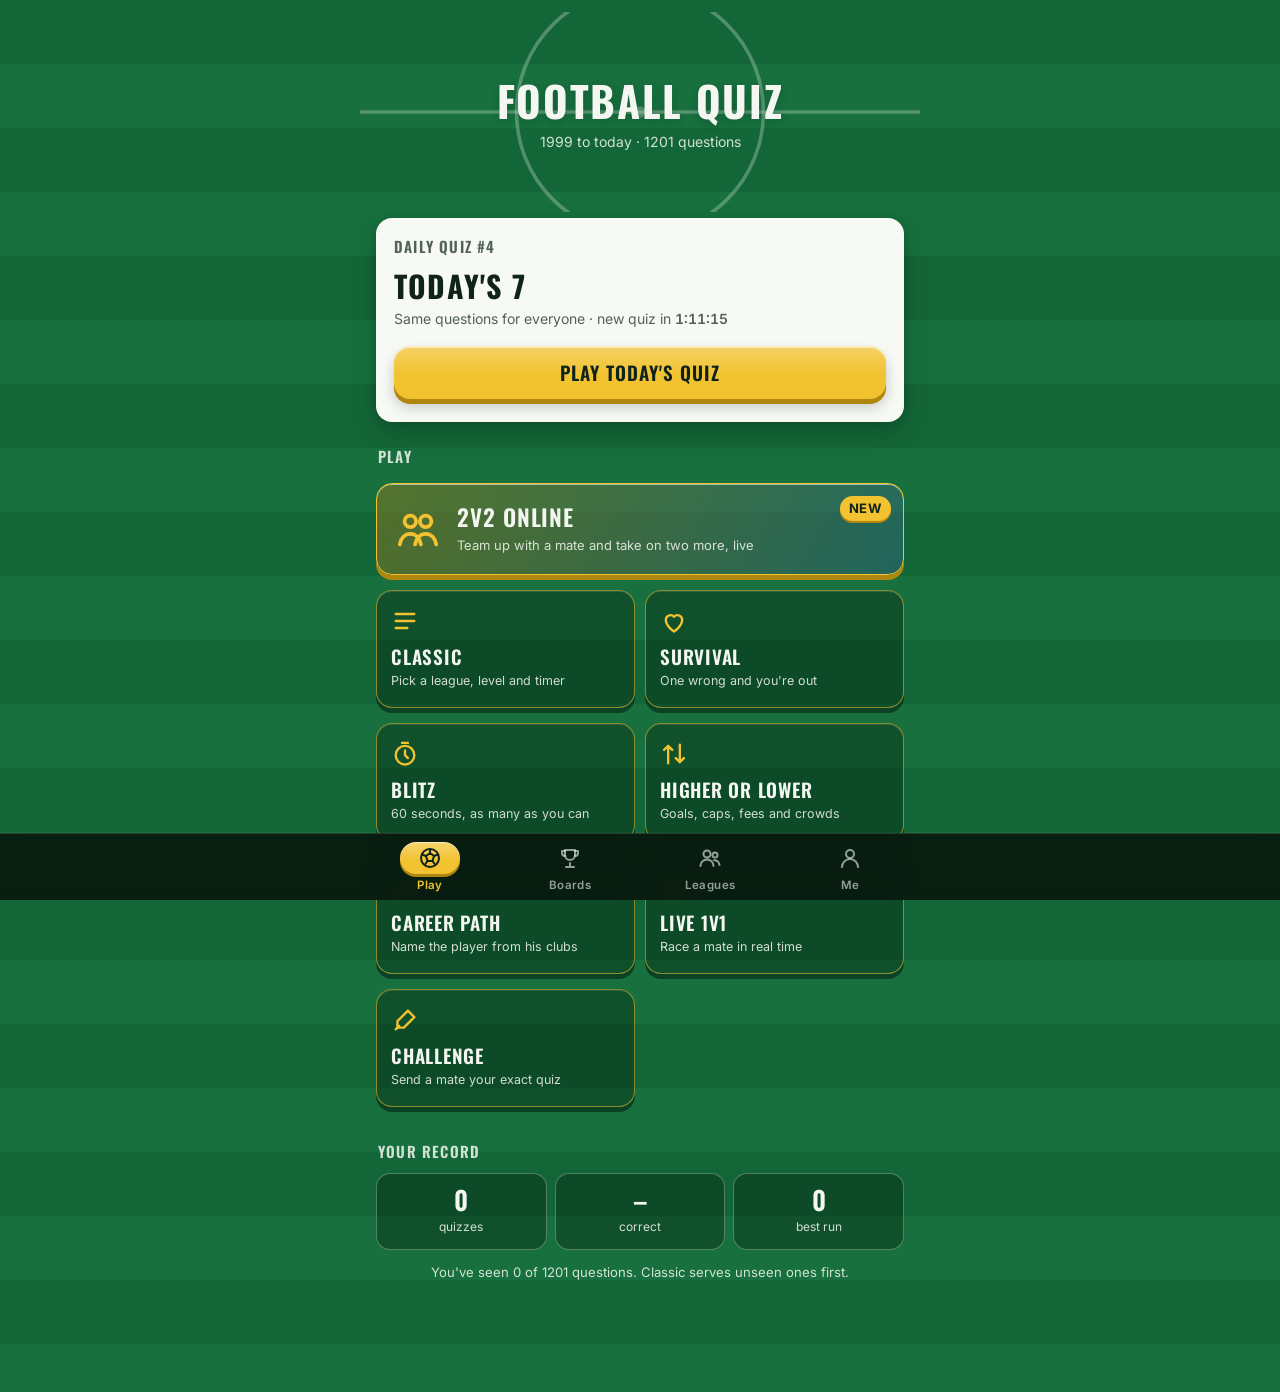
<file: docs/index.html>
<!doctype html>
<html lang="en">
<head>
<meta charset="utf-8">
<meta name="viewport" content="width=device-width, initial-scale=1, viewport-fit=cover">
<title>Football Quiz</title>
<meta name="description" content="Football general knowledge quiz, 1999 to today: a daily quiz plus classic games across the Premier League, La Liga, Serie A, Europe and international football.">
<meta name="theme-color" content="#136637" media="(prefers-color-scheme: light)">
<meta name="theme-color" content="#08170e" media="(prefers-color-scheme: dark)">
<link rel="manifest" href="manifest.json">
<link rel="icon" href="icon-192.png">
<link rel="apple-touch-icon" href="icon-192.png">
<link rel="preload" href="fonts/oswald-latin.woff2" as="font" type="font/woff2" crossorigin>
<link rel="preload" href="fonts/inter-latin.woff2" as="font" type="font/woff2" crossorigin>
<link rel="stylesheet" href="app.css">
<script defer src="js/daily-gen.js"></script>
<script defer src="js/match.js"></script>
<script defer src="js/ach-defs.js"></script>
<script defer src="js/core.js"></script>
<script defer src="js/achievements.js"></script>
<script defer src="js/quiz.js"></script>
<script defer src="js/social.js"></script>
<script defer src="js/report.js"></script>
<script defer src="js/modes.js"></script>
<script defer src="js/games.js"></script>
<script defer src="js/compete.js"></script>
<script defer src="js/live.js"></script>
<script defer src="js/board.js"></script>
<script defer src="js/push.js"></script>
<script defer src="js/me.js"></script>
<script defer src="js/app.js"></script>
</head>
<body>
<main>

<!-- ============ PLAY tab ============ -->
<section id="home">
  <header class="pitchhead">
    <svg viewBox="0 0 390 200" preserveAspectRatio="xMidYMid slice" aria-hidden="true">
      <g fill="none" stroke="#f4f7f1" stroke-opacity=".28" stroke-width="2.5">
        <line x1="-20" y1="100" x2="410" y2="100"/>
        <circle cx="195" cy="100" r="86"/>
      </g>
      <circle cx="195" cy="100" r="4" fill="#f4f7f1" fill-opacity=".28"/>
    </svg>
    <div class="ttl">
      <h1>Football Quiz</h1>
      <p id="subtitle">1999 to today</p>
    </div>
  </header>

  <div class="card daily" id="dailyCard">
    <div class="row1"><span class="lbl" id="dLabel">Daily quiz</span><span class="flame" id="dFlame"></span></div>
    <div id="dTodo">
      <h2>Today's 7</h2>
      <p class="meta">Same questions for everyone · new quiz in <span class="countdown" id="dCount1">--:--:--</span></p>
      <button class="btn" id="dPlay">Play today's quiz</button>
    </div>
    <div id="dDone" class="hidden">
      <div class="doneRow"><span class="score" id="dScore"></span><div class="grid7" id="dGrid"></div></div>
      <p class="meta" id="dRank" style="margin-top:8px"></p>
      <p class="meta">Come back tomorrow · next quiz in <span class="countdown" id="dCount2">--:--:--</span></p>
      <div class="btns"><button class="btn" id="dShare">Share</button><button class="btn ghost" id="dBoard">Daily board</button></div>
    </div>
  </div>

  <button class="divstrip tile hidden" id="divStrip">
    <span class="dic" aria-hidden="true"><svg viewBox="0 0 24 24" width="22" height="22" fill="none" stroke="currentColor" stroke-width="2" stroke-linecap="round" stroke-linejoin="round"><path d="M12 3v18M5 9l7-6 7 6"/><path d="M5 15l7 6 7-6" opacity=".45"/></svg></span>
    <span class="dtx"><b id="divTier"></b><span id="divLine"></span></span>
    <span class="chev" aria-hidden="true">›</span>
  </button>

  <a class="tile getapp hidden" id="getApp" href="https://github.com/teo2301/football-quiz/releases/latest" rel="noopener">
    <b>Get the Android app</b><span>Same game, full screen, straight from your home screen</span>
  </a>

  <a class="tile getapp hidden" id="getAppIos" href="install.html#ios">
    <b>Get the iPhone app</b><span>Tap the Share button <svg aria-hidden="true" width="14" height="14" viewBox="0 0 24 24" fill="none" stroke="currentColor" stroke-width="2" stroke-linecap="round" stroke-linejoin="round" style="vertical-align:-2px"><path d="M12 3v12M7 8l5-5 5 5M5 14v5a2 2 0 0 0 2 2h10a2 2 0 0 0 2-2v-5"/></svg> in Safari, then Add to Home Screen. Same game, full screen, works offline. <u>How to install</u></span>
  </a>

  <h2 class="sec">Play</h2>
  <div class="modes" id="modes"></div>

  <h2 class="sec">Your record</h2>
  <div class="stats">
    <div class="stat tile"><b id="sPlayed">0</b><span>quizzes</span></div>
    <div class="stat tile"><b id="sPct">–</b><span>correct</span></div>
    <div class="stat tile"><b id="sStreak">0</b><span>best run</span></div>
  </div>
  <p class="small center" id="seenNote"></p>
</section>

<!-- ============ Classic setup ============ -->
<section id="setup" class="hidden">
  <div class="pagehead"><button class="back" id="setupBack" aria-label="Back"><svg viewBox="0 0 24 24" fill="none" stroke="currentColor" stroke-width="2.4" stroke-linecap="round" stroke-linejoin="round" aria-hidden="true"><path d="M15 5l-7 7 7 7"/></svg></button><h1>Classic</h1></div>
  <h2 class="sec">Competition</h2>
  <div class="chips" id="leagues"></div>
  <h2 class="sec">Difficulty</h2>
  <div class="chips" id="diffs"></div>
  <h2 class="sec">Questions</h2>
  <div class="chips" id="lengths"></div>
  <h2 class="sec">Timer</h2>
  <div class="chips" id="timers"></div>
  <button class="btn" id="start">Kick off</button>
  <p class="small center" id="pool"></p>
</section>

<!-- ============ Playing ============ -->
<section id="play" class="hidden">
  <div class="playtop"><span class="mname" id="mname">Classic</span><button class="iconbtn" id="quit">Quit</button></div>
  <div class="scoreboard">
    <div><span id="sbQL">Question</span><b id="sbQ">1/10</b></div>
    <div><span id="sbPL">Points</span><b id="sbP">0</b></div>
    <div><span id="sbClockL">Clock</span><b id="sbC">0:00</b></div>
  </div>
  <div class="segs" id="segs"></div>
  <div class="card qcard">
    <button class="lifeline hidden" id="fifty" aria-label="50:50 lifeline: remove two wrong answers, half points">50:50</button>
    <span class="tag" id="qtag"></span>
    <p class="q" id="qtext"></p>
  </div>
  <div class="opts" id="opts"></div>
  <div class="fact hidden" id="fact"><b>Did you know</b><p id="factText"></p></div>
  <button class="btn hidden" id="next">Next</button>
  <button class="linkbtn reportlink hidden" id="reportBtn" type="button">Something wrong with this question?</button>
</section>

<!-- ============ Higher or lower ============ -->
<section id="hilo" class="hidden">
  <div class="playtop"><span class="mname">Higher or lower</span><button class="iconbtn" id="hiQuit">Quit</button></div>
  <div class="scoreboard">
    <div><span>Streak</span><b id="hiStreak">0</b></div>
    <div><span>Best</span><b id="hiBest">0</b></div>
  </div>
  <p class="hicat" id="hiCat"></p>
  <div class="card statcard" id="hiA"></div>
  <div class="vs"><span>vs</span></div>
  <div class="card statcard" id="hiB"></div>
  <p class="hiask" id="hiAsk"></p>
  <div class="hibtns" id="hiBtns">
    <button class="btn" id="hiBtn"><span aria-hidden="true">▲ </span>Higher</button>
    <button class="btn" id="loBtn"><span aria-hidden="true">▼ </span>Lower</button>
  </div>
  <button class="btn hidden" id="hiNext">Next</button>
  <p class="small center" id="hiNote"></p>
</section>

<!-- ============ Career path ============ -->
<section id="career" class="hidden">
  <div class="playtop"><span class="mname">Career path</span><button class="iconbtn" id="cQuit">Quit</button></div>
  <div class="scoreboard">
    <div><span>Player</span><b id="cNum">1/5</b></div>
    <div><span>Points</span><b id="cPts">0</b></div>
    <div><span>Worth</span><b id="cWorth">5</b></div>
  </div>
  <div class="card ccard">
    <span class="tag">Senior clubs in order</span>
    <ol class="path" id="cPath"></ol>
    <p class="left" id="cLeft"></p>
  </div>
  <div id="cAsk">
    <div class="namerow guessrow"><input id="cGuess" maxlength="60" placeholder="Who is it?" autocomplete="off" autocorrect="off" autocapitalize="words" spellcheck="false"><button class="btn" id="cGuessBtn">Guess</button></div>
    <p class="msg" id="cMsg" aria-live="polite"></p>
    <div class="cbtns"><button class="btn ghost" id="cClue">Next clue</button><button class="btn ghost" id="cGiveUp">Give up</button></div>
    <p class="small center">5 points with one club showing, then 4, 3, 2 and 1. A wrong guess shows the next clue.</p>
  </div>
  <div id="cRes" class="hidden">
    <div class="card cres"><p class="lbl">It was</p><p class="who" id="cResName"></p><p id="cResLine"></p></div>
    <button class="btn" id="cNext">Next player</button>
  </div>
</section>

<!-- ============ Result ============ -->
<section id="done" class="hidden">
  <div class="card result">
    <div class="lbl" id="rLabel">Full time</div>
    <div class="big" id="final"></div>
    <p class="verdict" id="verdict"></p>
    <div class="grid7 hidden" id="rGrid"></div>
    <p class="flame hidden" id="rFlame"></p>
    <button class="btn hidden" id="rShare">Share result</button>
  </div>
  <div class="postbox">
    <div id="postAsk" class="hidden">
      <p>Put your score on the board? Pick a name:</p>
      <div class="namerow"><input id="nameIn" maxlength="16" placeholder="Your name" autocomplete="nickname" autocapitalize="words"><button class="btn" id="postBtn">Post</button></div>
    </div>
    <p id="postMsg" class="msg hidden"></p>
  </div>
  <div class="tile pushask hidden" id="pushAsk">
    <p class="pat"><b>Want a nudge when tomorrow's quiz is up?</b></p>
    <p class="cmeta">One notification a day at about 9am, plus when a mate beats your challenge. Switch any of them off in the Me tab.</p>
    <div class="btnpair"><button class="btn" id="paYes">Turn on</button><button class="btn ghost" id="paNo">Not now</button></div>
    <p class="msg err hidden" id="paMsg" aria-live="polite"></p>
  </div>
  <div id="chBox" class="hidden">
    <button class="btn" id="rChallenge">Challenge a mate</button>
    <p class="msg hidden" id="chMsg" aria-live="polite"></p>
  </div>
  <button class="btn" id="again">Play again</button>
  <button class="btn ghost" id="menu">Home</button>
  <h2 class="sec" id="missedH">What you missed</h2>
  <ul class="review" id="missed"></ul>
</section>

<!-- ============ Challenge hub ============ -->
<section id="chal" class="hidden">
  <div class="pagehead"><button class="back" id="chalBack" aria-label="Back"><svg viewBox="0 0 24 24" fill="none" stroke="currentColor" stroke-width="2.4" stroke-linecap="round" stroke-linejoin="round" aria-hidden="true"><path d="M15 5l-7 7 7 7"/></svg></button><h1>Challenge</h1></div>
  <div class="card">
    <h2 class="ctitle">Got a code?</h2>
    <p class="cmeta">Play the exact quiz a mate played, then see your scores side by side.</p>
    <div class="namerow incard"><input id="chCode" class="code" maxlength="7" placeholder="ABC123" autocomplete="off" autocorrect="off" autocapitalize="characters" spellcheck="false"><button class="btn" id="chGo">Play</button></div>
    <p class="msg hidden" id="chGoMsg" aria-live="polite"></p>
  </div>
  <div class="tile howto">
    <b>Send one</b>
    <p>Play a Classic quiz, then tap <em>Challenge a mate</em> on the result screen. They get the same questions in the same order.</p>
    <button class="btn ghost" id="chClassic">Play Classic</button>
  </div>
  <h2 class="sec">Head to head</h2>
  <ul class="lb" id="h2hList"></ul>
  <p class="small center" id="h2hMsg"></p>
  <h2 class="sec">Your challenges</h2>
  <ul class="lb" id="chList"></ul>
  <p class="small center" id="chListMsg"></p>
</section>

<!-- ============ Challenge invite ============ -->
<section id="chIntro" class="hidden">
  <div class="pagehead"><button class="back" id="ciBack" aria-label="Home"><svg viewBox="0 0 24 24" fill="none" stroke="currentColor" stroke-width="2.4" stroke-linecap="round" stroke-linejoin="round" aria-hidden="true"><path d="M15 5l-7 7 7 7"/></svg></button><h1>Challenge</h1></div>
  <div class="card invite">
    <div class="lbl" id="ciCode"></div>
    <p class="who" id="ciFrom"></p>
    <p class="sub" id="ciSub">challenges you</p>
    <div class="target hidden" id="ciTarget"><span>Score to beat</span><b id="ciScore"></b><em id="ciPts"></em></div>
    <p class="cmeta" id="ciMeta"></p>
    <button class="btn hidden" id="ciPlay">Kick off</button>
    <p class="msg hidden" id="ciMsg" aria-live="polite"></p>
  </div>
</section>

<!-- ============ Challenge result: side by side ============ -->
<section id="vs" class="hidden">
  <div class="card result vscard">
    <div class="lbl" id="vsLabel">Challenge</div>
    <div class="vsrow">
      <div class="side"><span class="nm" id="vsAName">You</span><b id="vsA">–</b><em id="vsAP"></em></div>
      <div class="mid">v</div>
      <div class="side"><span class="nm" id="vsBName"></span><b id="vsB">–</b><em id="vsBP"></em></div>
    </div>
    <p class="verdict" id="vsVerdict"></p>
    <p class="h2h" id="vsH2h"></p>
  </div>
  <p class="msg hidden" id="vsMsg" aria-live="polite"></p>
  <div id="vsPlays" class="hidden">
    <h2 class="sec">Who's played</h2>
    <ul class="lb" id="vsPlayList"></ul>
    <button class="btn" id="vsShare">Share the challenge again</button>
  </div>
  <div id="vsQs">
    <h2 class="sec">Question by question</h2>
    <ul class="review qq" id="vsQList"></ul>
  </div>
  <button class="btn ghost" id="vsHome">Home</button>
</section>

<!-- ============ BOARDS tab ============ -->
<section id="boards" class="hidden">
  <div class="pagehead"><h1>Boards</h1></div>
  <div class="chips" id="bKind"></div>
  <div class="chips" id="bPeriod" style="margin-top:6px;padding-top:6px;border-top:1px solid var(--tileb)"></div>
  <div class="chips" id="bLen"></div>
  <h2 class="sec" id="bTitle"></h2>
  <ul class="lb" id="lb"></ul>
  <p class="small center" id="bMsg"></p>
  <p class="small center" id="bNote"></p>
</section>

<!-- ============ LEAGUES tab ============ -->
<section id="leaguesTab" class="hidden">
  <div class="pagehead"><h1>Leagues</h1></div>
  <div class="card divcard" id="divCard">
    <div class="row1"><span class="lbl">This week's division</span><span class="left" id="dvLeft"></span></div>
    <h2 class="ctitle" id="dvTier"></h2>
    <div class="ladder" id="dvLadder"></div>
    <p class="banner hidden" id="dvLast"></p>
    <p class="cmeta" id="dvLine"></p>
  </div>
  <ul class="lb divtable" id="dvTable"></ul>
  <p class="small" id="dvNote">Every game you post earns points: Classic, daily and career-path points as scored, 1 per correct answer in Survival, Blitz and Higher or lower. Tables of 20; every Monday at midnight the top 3 go up and the bottom 3 go down.</p>

  <h2 class="sec">Live 1v1 league</h2>
  <ul class="lb" id="lvTabTable"></ul>
  <p class="small center" id="lvTabMsg"></p>
  <button class="btn" id="lvTabPlay">Play a live match</button>

  <h2 class="sec">Private leagues</h2>
  <ul class="lb" id="lgList"></ul>
  <p class="small center" id="lgMsg"></p>
  <div class="tile join hidden" id="lgInvite">
    <b id="lgInviteName"></b>
    <p id="lgInviteMeta"></p>
    <div class="btnpair"><button class="btn" id="lgInviteJoin">Join league</button><button class="btn ghost" id="lgInviteNo">Not now</button></div>
  </div>
  <div class="tile form">
    <b>Join with a code</b>
    <div class="namerow"><input id="lgCode" class="code" maxlength="7" placeholder="ABC123" autocomplete="off" autocorrect="off" autocapitalize="characters" spellcheck="false"><button class="btn" id="lgJoin">Join</button></div>
  </div>
  <div class="tile form">
    <b>Start a league</b>
    <div class="namerow"><input id="lgName" maxlength="24" placeholder="League name" autocomplete="off" autocapitalize="words"><button class="btn" id="lgCreate">Create</button></div>
  </div>
  <p class="msg hidden" id="lgFormMsg" aria-live="polite"></p>
</section>

<!-- ============ One private league ============ -->
<section id="league" class="hidden">
  <div class="pagehead"><button class="back" id="lBack" aria-label="Back"><svg viewBox="0 0 24 24" fill="none" stroke="currentColor" stroke-width="2.4" stroke-linecap="round" stroke-linejoin="round" aria-hidden="true"><path d="M15 5l-7 7 7 7"/></svg></button><h1 id="lName">League</h1></div>
  <div class="tile codetile">
    <div><span class="lbl">Join code</span><b class="codebig" id="lCode"></b></div>
    <button class="btn" id="lInvite">Invite</button>
  </div>
  <div class="chips" id="lPeriod"></div>
  <ul class="lb" id="lTable"></ul>
  <p class="small center" id="lMsg"></p>
  <p class="small" id="lNote">Points from every mode, for players who are in the league. The week runs Monday to Sunday (UK time).</p>
  <button class="btn ghost" id="lLeave">Leave league</button>
</section>

<!-- ============ Live 1v1 ============ -->
<section id="live" class="hidden">
  <div id="lvLobby">
    <div class="pagehead"><button class="back" id="lvBack" aria-label="Back"><svg viewBox="0 0 24 24" fill="none" stroke="currentColor" stroke-width="2.4" stroke-linecap="round" stroke-linejoin="round" aria-hidden="true"><path d="M15 5l-7 7 7 7"/></svg></button><h1>Live 1v1</h1></div>
    <div class="card">
      <h2 class="ctitle">Ranked match</h2>
      <p class="cmeta">10 questions, 15 seconds each, against whoever's online. Quicker right answers score more. Win = 3 league points, draw = 1.</p>
      <button class="btn" id="lvFind">Find a match</button>
    </div>
    <div class="card lvbots" id="lvBotCard">
      <h2 class="ctitle">Play vs bots</h2>
      <p class="cmeta">No waiting: the same 10 questions, 15 seconds each. Bot games don't count for the league. The 1v1 works offline too.</p>
      <p class="msg hidden" id="lvBotOff">Can't reach the server right now, so the bot game runs on your phone.</p>
      <div class="seg" id="lvLevel" role="group" aria-label="Bot level"></div>
      <div class="lvbotbtns"><button class="btn" id="lvBot1">1v1 vs bot</button><button class="btn ghost" id="lvBot2">2v2 with bots</button></div>
    </div>
    <div class="tile form">
      <b>Play a mate</b>
      <div class="namerow"><input id="lvCode" class="code" maxlength="7" placeholder="ABC123" autocomplete="off" autocorrect="off" autocapitalize="characters" spellcheck="false"><button class="btn" id="lvJoin">Join</button></div>
      <button class="btn ghost" id="lvCreate" style="margin-top:10px">Create a match and send a code</button>
    </div>
    <p class="msg hidden" id="lvMsg" aria-live="polite"></p>
    <h2 class="sec">Live league</h2>
    <div class="chips" id="lvPeriod"></div>
    <ul class="lb" id="lvTable"></ul>
    <p class="small center" id="lvTableMsg"></p>
    <p class="small">The league only counts ranked matches. Win 3, draw 1, loss 0, then points difference. Weeks run Monday to Sunday (UK time). Only the first 3 results a week against the same player count.</p>
  </div>
  <div id="lvWait" class="hidden">
    <div class="pagehead"><h1>Live 1v1</h1></div>
    <div class="card lvwait">
      <h2 class="ctitle" id="lvWaitTitle"></h2>
      <p class="cmeta" id="lvWaitSub"></p>
      <div id="lvCodeBox" class="hidden"><span class="lbl">Match code</span><b class="codebig" id="lvWaitCode"></b></div>
      <button class="btn hidden" id="lvShare">Send to a mate</button>
      <button class="btn ghost" id="lvCancel">Cancel</button>
    </div>
  </div>
  <div id="lvMatch" class="hidden">
    <div class="playtop"><span class="mname" id="lvKind">Ranked</span><button class="iconbtn" id="lvQuit">Quit</button></div>
    <div class="scoreboard">
      <div><span id="lvYouName">You</span><b id="lvYouPts">0</b></div>
      <div><span>Clock</span><b id="lvClock">–</b></div>
      <div><span id="lvOppName">Them</span><b id="lvOppPts">0</b></div>
    </div>
    <div class="segs" id="lvSegs"></div>
    <p class="small center lvstatus" id="lvStatus"></p>
    <div class="card qcard" id="lvQCard">
      <span class="tag" id="lvQN"></span>
      <p class="q" id="lvQText"></p>
      <img class="qflag hidden" id="lvImg" alt="" width="240" height="180">
    </div>
    <div class="opts" id="lvOpts"></div>
    <div class="fact hidden" id="lvFact"><b>Did you know</b><p id="lvFactText"></p></div>
  </div>
  <div id="lvDone" class="hidden">
    <div class="card result lvres" id="lvRes">
      <div class="lbl" id="lvResLabel"></div>
      <div class="big" id="lvResBig"></div>
      <div class="vsrow">
        <div class="side"><span class="nm" id="lvResYou"></span><b id="lvResYouPts">0</b></div>
        <div class="mid">v</div>
        <div class="side"><span class="nm" id="lvResOpp"></span><b id="lvResOppPts">0</b></div>
      </div>
      <p class="verdict" id="lvResLine"></p>
      <p class="h2h" id="lvResNote"></p>
    </div>
    <button class="btn" id="lvAgain">Find another match</button>
    <button class="btn ghost" id="lvShareRes">Share result</button>
    <button class="btn ghost" id="lvHome">Home</button>
    <h2 class="sec">Question by question</h2>
    <ul class="review qq" id="lvReview"></ul>
  </div>
</section>

<!-- ============ 2v2 Online (live.js) ============ -->
<section id="duo" class="hidden">
  <div id="duHub">
    <div class="pagehead"><button class="back" id="duBack" aria-label="Back"><svg viewBox="0 0 24 24" fill="none" stroke="currentColor" stroke-width="2.4" stroke-linecap="round" stroke-linejoin="round" aria-hidden="true"><path d="M15 5l-7 7 7 7"/></svg></button><h1>2v2 Online</h1></div>
    <div class="card duhero">
      <span class="lbl">Quick match</span>
      <h2 class="ctitle">Jump in with anyone online</h2>
      <p class="cmeta">You get a team-mate and two opponents. Empty seats are filled by bots after 30 seconds.</p>
      <button class="btn" id="duQuick">Quick match</button>
    </div>
    <div class="tile form">
      <b>Play with mates</b>
      <p class="cmeta">Make a room and send the link. Two a side, or fill the gaps with bots.</p>
      <button class="btn" id="duCreate">Create a room</button>
      <div class="namerow" style="margin-top:12px"><input id="duCode" class="code" maxlength="7" placeholder="ROOM CODE" autocomplete="off" autocorrect="off" autocapitalize="characters" spellcheck="false" aria-label="Room code"><button class="btn ghost" id="duJoin">Join</button></div>
    </div>
    <button class="btn ghost" id="duBots">Play vs bots (you + a bot v 2 bots)</button>
    <p class="msg hidden" id="duMsg" aria-live="polite"></p>
    <h2 class="sec">How it works</h2>
    <ul class="duhow">
      <li><b>10</b><span>questions, the same for all four players</span></li>
      <li><b>15s</b><span>to answer each one: quicker right answers score more, harder ones are worth more</span></li>
      <li><b>2+2</b><span>your points and your team-mate's are added up: the higher team total wins</span></li>
    </ul>
  </div>

  <div id="duRoom" class="hidden">
    <div class="pagehead"><button class="back" id="duRoomBack" aria-label="Leave room"><svg viewBox="0 0 24 24" fill="none" stroke="currentColor" stroke-width="2.4" stroke-linecap="round" stroke-linejoin="round" aria-hidden="true"><path d="M15 5l-7 7 7 7"/></svg></button><h1 id="duRoomTitle">Room</h1></div>
    <p class="small center dunote" id="duRoomNote"></p>
    <div class="duteams" id="duTeams"></div>
    <div class="card dushare hidden" id="duShareBox">
      <span class="lbl">Room code</span><b class="codebig" id="duRoomCode"></b>
      <button class="btn" id="duShare">Send the link</button>
    </div>
    <button class="btn" id="duStart">Start game</button>
    <p class="small center" id="duStartNote"></p>
  </div>

  <div id="duGame" class="hidden">
    <div class="playtop"><span class="mname" id="duKind">2v2</span><button class="iconbtn" id="duQuit">Quit</button></div>
    <div class="scoreboard duboard">
      <div class="tA"><span id="duUsName">Your team</span><b id="duUsPts">0</b></div>
      <div class="clk"><span>Clock</span><b id="duClock">–</b></div>
      <div class="tB"><span id="duThemName">Them</span><b id="duThemPts">0</b></div>
    </div>
    <div class="duplayers" id="duPlayers"></div>
    <div class="segs" id="duSegs"></div>
    <div class="dutimer"><i id="duBar"></i></div>
    <div class="card qcard" id="duQCard">
      <span class="tag" id="duQN"></span>
      <p class="q" id="duQText"></p>
      <img class="qflag hidden" id="duImg" alt="" width="240" height="180">
    </div>
    <div class="ducount hidden" id="duCount"><span>Get ready</span><b id="duCountN">3</b></div>
    <div class="opts" id="duOpts"></div>
    <p class="small center lvstatus" id="duStatus"></p>
    <div class="fact hidden" id="duFact"><b>Did you know</b><p id="duFactText"></p></div>
  </div>

  <div id="duDone" class="hidden">
    <div class="card result dures" id="duRes">
      <div class="lbl" id="duResLabel">2v2 · full time</div>
      <div class="big" id="duResBig"></div>
      <div class="vsrow">
        <div class="side tA"><span class="nm" id="duResUs"></span><b id="duResUsPts">0</b></div>
        <div class="mid">v</div>
        <div class="side tB"><span class="nm" id="duResThem"></span><b id="duResThemPts">0</b></div>
      </div>
      <p class="verdict" id="duResLine"></p>
    </div>
    <ul class="lb duscores" id="duScores"></ul>
    <button class="btn" id="duAgain">Rematch</button>
    <button class="btn ghost" id="duShareRes">Share result</button>
    <button class="btn ghost" id="duLeave">Leave</button>
    <h2 class="sec">Question by question</h2>
    <ul class="review qq" id="duReview"></ul>
  </div>
</section>

<!-- ============ Name sheet (shared) ============ -->
<div class="sheet hidden" id="nameSheet" role="dialog" aria-modal="true" aria-labelledby="nsTitle">
  <div class="card">
    <h2 class="ctitle" id="nsTitle">Pick a name</h2>
    <p class="cmeta" id="nsWhy">Your mates will see it in tables and challenges.</p>
    <div class="namerow incard"><input id="nsName" maxlength="16" placeholder="Your name" autocomplete="nickname" autocapitalize="words"><button class="btn" id="nsSave">Save</button></div>
    <p class="msg hidden" id="nsMsg"></p>
    <button class="linkbtn" id="nsCancel">Cancel</button>
  </div>
</div>

<!-- ============ Report sheet (answer screen) ============ -->
<div class="sheet hidden" id="reportSheet" role="dialog" aria-modal="true" aria-labelledby="rpTitle">
  <div class="card">
    <h2 class="ctitle" id="rpTitle">Report this question</h2>
    <p class="cmeta rpq" id="rpQ"></p>
    <p class="cmeta" id="rpA"></p>
    <div class="chips incard" id="rpWhy" data-r=""></div>
    <textarea class="rpnote" id="rpNote" maxlength="300" rows="3" placeholder="Anything to add? (optional)"></textarea>
    <p class="msg hidden" id="rpMsg"></p>
    <button class="btn" id="rpSend" type="button">Send report</button>
    <button class="linkbtn" id="rpCancel" type="button">Cancel</button>
  </div>
</div>

<!-- ============ ME tab ============ -->
<section id="me" class="hidden">
  <div class="pagehead"><h1>Me</h1></div>
  <div class="tile">
    <p style="margin:0 0 10px">Your name on the boards</p>
    <div class="namerow"><input id="meName" maxlength="16" placeholder="Pick a name" autocomplete="nickname" autocapitalize="words"><button class="btn" id="meSave">Save</button></div>
    <p class="msg hidden" id="meMsg"></p>
  </div>
  <h2 class="sec">Your record</h2>
  <div class="stats">
    <div class="stat tile"><b id="mDaily">0</b><span>dailies</span></div>
    <div class="stat tile"><b id="mDStreak">0</b><span>day streak</span></div>
    <div class="stat tile"><b id="mDBest">0</b><span>best streak</span></div>
  </div>
  <div class="stats" style="margin-top:8px">
    <div class="stat tile"><b id="mPlayed">0</b><span>classic</span></div>
    <div class="stat tile"><b id="mPct">–</b><span>correct</span></div>
    <div class="stat tile"><b id="mSeen">0</b><span>seen</span></div>
  </div>
  <h2 class="sec">Personal bests</h2>
  <div class="stats">
    <div class="stat tile"><b id="bSurvival">–</b><span>survival</span></div>
    <div class="stat tile"><b id="bBlitz">–</b><span>blitz</span></div>
    <div class="stat tile"><b id="bHilo">–</b><span>hi-lo</span></div>
    <div class="stat tile"><b id="bCareer">–</b><span>career</span></div>
  </div>
  <div class="achhead"><h2 class="sec">Achievements</h2><span id="achCount"></span></div>
  <div class="achgrid" id="achGrid"></div>
  <p class="small">Earned on this phone. Your best three show next to your name on the boards.</p>
  <h2 class="sec">Settings</h2>
  <div class="tile" style="padding-top:4px;padding-bottom:4px">
    <div class="setrow" id="hapticsRow"><span class="stx"><b>Vibrate</b><span>A buzz when you're right, two when you're wrong</span></span>
      <button class="switch" id="setHaptics" role="switch" aria-checked="true" aria-label="Vibrate"></button></div>
    <div class="setrow"><span class="stx"><b>Sounds</b><span>Crowd cheers, groans and the final whistle</span></span>
      <button class="switch" id="setSound" role="switch" aria-checked="false" aria-label="Sounds"></button></div>
  </div>
  <h2 class="sec">Notifications</h2>
  <div class="tile" style="padding-top:4px;padding-bottom:4px">
    <div id="pushList"></div>
    <p class="small pushnote hidden" id="pushNote"></p>
    <p class="msg hidden" id="pushMsg" aria-live="polite"></p>
  </div>
  <h2 class="sec">About</h2>
  <div class="tile">
    <p style="margin:0">No accounts, no ads, no tracking. Your name and scores are only used for the boards.</p>
    <p style="margin:10px 0 0"><a href="privacy.html">Privacy policy</a></p>
    <p style="margin:10px 0 0"><a href="install.html">Install the app</a> (Android APK or iPhone Add to Home Screen)</p>
  </div>
  <p class="small center" id="version"></p>
</section>

</main>

<nav class="tabbar" id="tabbar">
  <button data-tab="home" aria-current="page"><svg viewBox="0 0 24 24" fill="none" stroke="currentColor" stroke-width="2" stroke-linecap="round" stroke-linejoin="round"><circle cx="12" cy="12" r="9"/><path d="M12 7l4 3-1.5 5h-5L8 10z"/><path d="M12 7V3M16 10l4-1.5M14.5 15l2.5 3.5M9.5 15L7 18.5M8 10L4 8.5"/></svg>Play</button>
  <button data-tab="boards"><svg viewBox="0 0 24 24" fill="none" stroke="currentColor" stroke-width="2" stroke-linecap="round" stroke-linejoin="round"><path d="M8 21h8M12 17v4M7 4h10v5a5 5 0 0 1-10 0z"/><path d="M17 5h3v2a3 3 0 0 1-3 3M7 5H4v2a3 3 0 0 0 3 3"/></svg>Boards</button>
  <button data-tab="leaguesTab"><svg viewBox="0 0 24 24" fill="none" stroke="currentColor" stroke-width="2" stroke-linecap="round" stroke-linejoin="round"><circle cx="9" cy="8" r="3.5"/><path d="M2.5 20a6.5 6.5 0 0 1 13 0"/><circle cx="17" cy="9" r="2.5"/><path d="M16 14.2a5 5 0 0 1 5.5 4.8"/></svg>Leagues</button>
  <button data-tab="me"><svg viewBox="0 0 24 24" fill="none" stroke="currentColor" stroke-width="2" stroke-linecap="round" stroke-linejoin="round"><circle cx="12" cy="8" r="4"/><path d="M4 21a8 8 0 0 1 16 0"/></svg>Me</button>
</nav>
<div class="toast hidden" id="toast" role="status" aria-live="polite"></div>
<div class="achtoast hidden" id="achToast" role="status" aria-live="polite">
  <span class="badge big" id="atIc" aria-hidden="true"></span>
  <span class="tx"><span class="lbl">Achievement unlocked</span><b id="atName"></b><span class="ds" id="atDesc"></span></span>
</div>
<div class="goal hidden" id="goal" aria-live="polite">
  <div class="frame" aria-hidden="true"><div class="net"></div></div>
  <div class="confetti" id="confetti" aria-hidden="true"></div>
  <div class="gtx"><b id="goalText">Goal!</b><span id="goalSub">Perfect score</span></div>
</div>
</body>
</html>
</file>
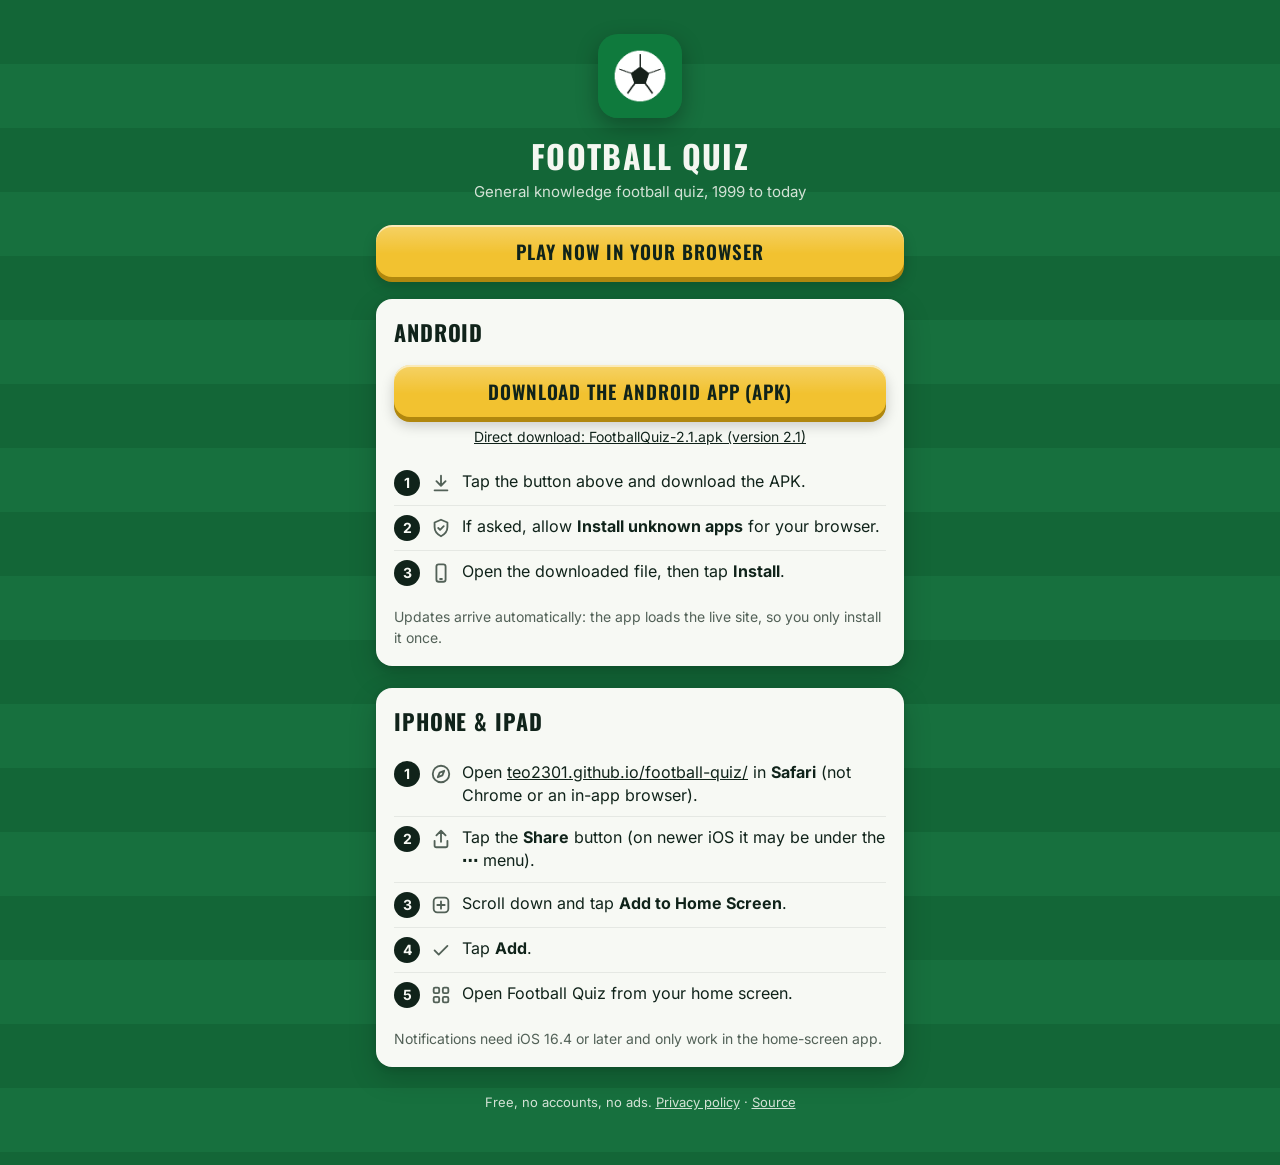
<file: docs/install.html>
<!doctype html>
<html lang="en">
<head>
<meta charset="utf-8">
<meta name="viewport" content="width=device-width,initial-scale=1,viewport-fit=cover">
<title>Install Football Quiz on Android or iPhone</title>
<meta name="description" content="Get Football Quiz on your phone: Android app (APK) download and iPhone Add to Home Screen steps.">
<meta name="theme-color" content="#0f7a3d">
<link rel="icon" href="icon-192.png">
<link rel="apple-touch-icon" href="icon-192.png">
<link rel="stylesheet" href="app.css">
<style>
/* install page only; the look comes from app.css. iOS 12 safe (no gap/clamp/inset). */
main.inst{padding-bottom:calc(40px + env(safe-area-inset-bottom))}
.ihead{text-align:center;padding:22px 0 6px}
.ihead img{width:84px;height:84px;border-radius:20px;box-shadow:0 8px 22px rgba(0,0,0,.3)}
.ihead h1{font-size:32px;margin-top:14px;line-height:1.1}
.ihead p{margin:8px 0 0;color:var(--chalk2);font-size:15px}
a.btn{text-decoration:none;text-align:center;line-height:26px}
.plat{margin-top:22px;position:relative}
.plat h2{font-size:22px;color:var(--ink)}
.plat.you{box-shadow:0 0 0 3px var(--yellow),0 10px 28px rgba(0,0,0,.25)}
.yourdev{display:none;position:absolute;right:14px;top:-12px;background:var(--yellow);color:#10231a;border-radius:999px;
  padding:3px 10px;font:600 12px/1.4 var(--body);text-transform:uppercase;letter-spacing:.05em}
.plat.you .yourdev{display:block}
.steps{list-style:none;margin:14px 0 0;padding:0}
.steps li{display:flex;align-items:flex-start;padding:9px 0;border-top:1px solid var(--cardb);color:var(--ink)}
.steps li:first-child{border-top:0}
.steps .n{flex:none;width:26px;height:26px;border-radius:50%;background:var(--ink);color:var(--card);font:700 14px/26px var(--body);
  text-align:center;margin-right:10px}
.steps .ic{flex:none;margin:2px 10px 0 0;color:var(--ink2)}
.steps li span{flex:1}
.note{margin:12px 0 0;font-size:14px;color:var(--ink2)}
.direct{display:block;text-align:center;margin-top:10px;font-size:14px;color:var(--ink2)}
.card a{color:inherit}
.warn{display:none;margin:12px 0 0;padding:10px 12px;border-radius:12px;background:rgba(232,89,12,.14);color:var(--ink);font-size:14px}
.warn.on{display:block}
.foot{text-align:center;margin-top:26px;font-size:13px;color:var(--chalk2)}
.foot a{color:var(--chalk2)}
</style>
</head>
<body>
<main class="inst">
  <div class="ihead">
    <img src="icon-192.png" alt="" width="84" height="84">
    <h1>Football Quiz</h1>
    <p>General knowledge football quiz, 1999 to today</p>
  </div>
  <a class="btn" href="./">Play now in your browser</a>

  <div id="plats">
  <section class="card plat" id="android">
    <span class="yourdev">Your device</span>
    <h2>Android</h2>
    <a class="btn" href="https://github.com/teo2301/football-quiz/releases/latest" rel="noopener">Download the Android app (APK)</a>
    <a class="direct" href="https://github.com/teo2301/football-quiz/releases/download/v2.1/FootballQuiz-2.1.apk" rel="noopener">Direct download: FootballQuiz-2.1.apk (version 2.1)</a>
    <ol class="steps">
      <li><span class="n">1</span><svg class="ic" aria-hidden="true" width="22" height="22" viewBox="0 0 24 24" fill="none" stroke="currentColor" stroke-width="2" stroke-linecap="round" stroke-linejoin="round"><path d="M12 4v11M7 10l5 5 5-5M5 20h14"/></svg><span>Tap the button above and download the APK.</span></li>
      <li><span class="n">2</span><svg class="ic" aria-hidden="true" width="22" height="22" viewBox="0 0 24 24" fill="none" stroke="currentColor" stroke-width="2" stroke-linecap="round" stroke-linejoin="round"><path d="M12 3l7 3v5c0 4.5-3 8-7 10-4-2-7-5.5-7-10V6z"/><path d="M9 12l2 2 4-4"/></svg><span>If asked, allow <b>Install unknown apps</b> for your browser.</span></li>
      <li><span class="n">3</span><svg class="ic" aria-hidden="true" width="22" height="22" viewBox="0 0 24 24" fill="none" stroke="currentColor" stroke-width="2" stroke-linecap="round" stroke-linejoin="round"><rect x="7" y="2.5" width="10" height="19" rx="2.5"/><path d="M11 18.5h2"/></svg><span>Open the downloaded file, then tap <b>Install</b>.</span></li>
    </ol>
    <p class="note">Updates arrive automatically: the app loads the live site, so you only install it once.</p>
  </section>

  <section class="card plat" id="ios">
    <span class="yourdev">Your device</span>
    <h2>iPhone &amp; iPad</h2>
    <p class="warn" id="notSafari">You're not in Safari. Copy this page's link and open it in <b>Safari</b> to add the app.</p>
    <ol class="steps">
      <li><span class="n">1</span><svg class="ic" aria-hidden="true" width="22" height="22" viewBox="0 0 24 24" fill="none" stroke="currentColor" stroke-width="2" stroke-linecap="round" stroke-linejoin="round"><circle cx="12" cy="12" r="9"/><path d="M15.5 8.5l-2 5-5 2 2-5z"/></svg><span>Open <a href="./">teo2301.github.io/football-quiz/</a> in <b>Safari</b> (not Chrome or an in-app browser).</span></li>
      <li><span class="n">2</span><svg class="ic" aria-hidden="true" width="22" height="22" viewBox="0 0 24 24" fill="none" stroke="currentColor" stroke-width="2" stroke-linecap="round" stroke-linejoin="round"><path d="M12 3v12M7 8l5-5 5 5M5 14v5a2 2 0 0 0 2 2h10a2 2 0 0 0 2-2v-5"/></svg><span>Tap the <b>Share</b> button (on newer iOS it may be under the <b>⋯</b> menu).</span></li>
      <li><span class="n">3</span><svg class="ic" aria-hidden="true" width="22" height="22" viewBox="0 0 24 24" fill="none" stroke="currentColor" stroke-width="2" stroke-linecap="round" stroke-linejoin="round"><rect x="4" y="4" width="16" height="16" rx="4"/><path d="M12 8v8M8 12h8"/></svg><span>Scroll down and tap <b>Add to Home Screen</b>.</span></li>
      <li><span class="n">4</span><svg class="ic" aria-hidden="true" width="22" height="22" viewBox="0 0 24 24" fill="none" stroke="currentColor" stroke-width="2" stroke-linecap="round" stroke-linejoin="round"><path d="M5 12.5l4.5 4.5L19 7.5"/></svg><span>Tap <b>Add</b>.</span></li>
      <li><span class="n">5</span><svg class="ic" aria-hidden="true" width="22" height="22" viewBox="0 0 24 24" fill="none" stroke="currentColor" stroke-width="2" stroke-linecap="round" stroke-linejoin="round"><rect x="4" y="4" width="6" height="6" rx="1.5"/><rect x="14" y="4" width="6" height="6" rx="1.5"/><rect x="4" y="14" width="6" height="6" rx="1.5"/><rect x="14" y="14" width="6" height="6" rx="1.5"/></svg><span>Open Football Quiz from your home screen.</span></li>
    </ol>
    <p class="note">Notifications need iOS 16.4 or later and only work in the home-screen app.</p>
  </section>
  </div>

  <p class="foot">Free, no accounts, no ads. <a href="privacy.html">Privacy policy</a> · <a href="https://github.com/teo2301/football-quiz" rel="noopener">Source</a></p>
</main>
<script>
(function () {
  var ua = navigator.userAgent || "";
  var ios = /iPhone|iPad|iPod/.test(ua) || (navigator.platform === "MacIntel" && navigator.maxTouchPoints > 1);
  var droid = /Android/i.test(ua);
  var pick = ios ? "ios" : droid ? "android" : "";
  if (!pick) return;
  var el = document.getElementById(pick), box = document.getElementById("plats");
  el.className += " you";
  if (box.firstElementChild !== el) box.insertBefore(el, box.firstElementChild);
  if (ios && /CriOS|FxiOS|EdgiOS|OPiOS|GSA\/|FBAN|FBAV|Instagram|WhatsApp|Line\//.test(ua))
    document.getElementById("notSafari").className += " on";
})();
</script>
</body>
</html>
</file>
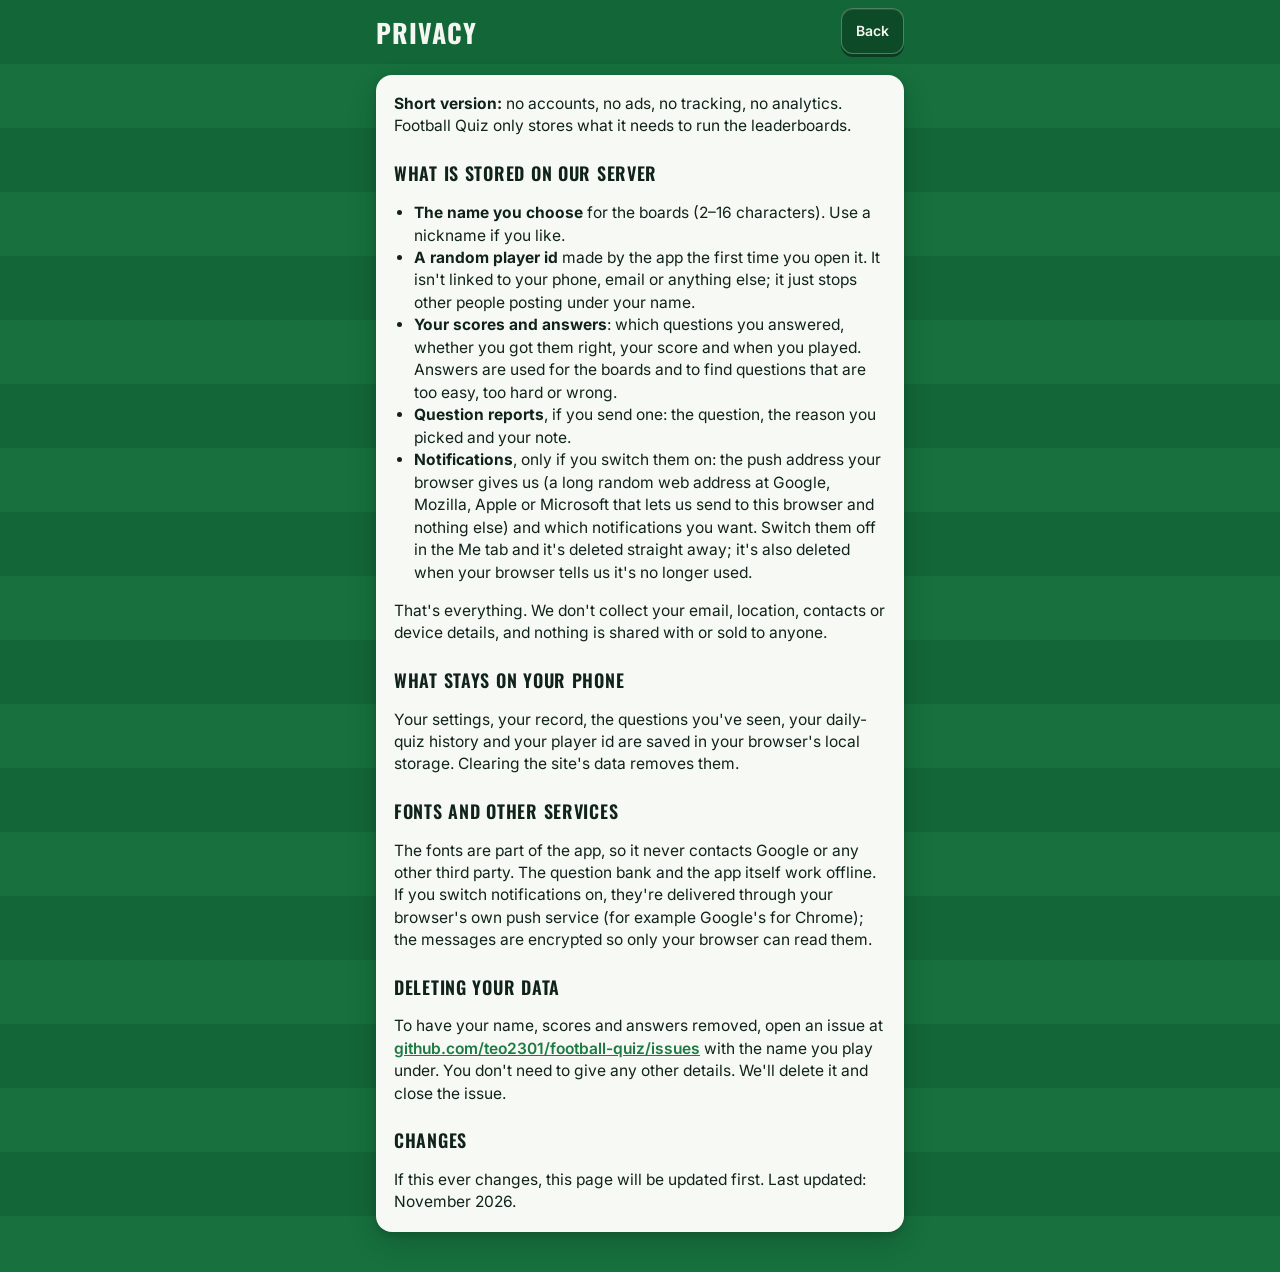
<file: docs/privacy.html>
<!doctype html>
<html lang="en">
<head>
<meta charset="utf-8">
<meta name="viewport" content="width=device-width, initial-scale=1, viewport-fit=cover">
<title>Privacy · Football Quiz</title>
<meta name="theme-color" content="#136637" media="(prefers-color-scheme: light)">
<meta name="theme-color" content="#08170e" media="(prefers-color-scheme: dark)">
<link rel="icon" href="icon-192.png">
<link rel="stylesheet" href="app.css">
</head>
<body>
<main style="padding-bottom:40px">
  <div class="pagehead"><h1>Privacy</h1><a class="iconbtn" href="./" style="display:inline-block;line-height:44px;text-decoration:none">Back</a></div>
  <div class="card prose">
    <p style="margin-top:0"><b>Short version:</b> no accounts, no ads, no tracking, no analytics. Football Quiz only stores what it needs to run the leaderboards.</p>

    <h2>What is stored on our server</h2>
    <ul>
      <li><b>The name you choose</b> for the boards (2&ndash;16 characters). Use a nickname if you like.</li>
      <li><b>A random player id</b> made by the app the first time you open it. It isn't linked to your phone, email or anything else; it just stops other people posting under your name.</li>
      <li><b>Your scores and answers</b>: which questions you answered, whether you got them right, your score and when you played. Answers are used for the boards and to find questions that are too easy, too hard or wrong.</li>
      <li><b>Question reports</b>, if you send one: the question, the reason you picked and your note.</li>
      <li><b>Notifications</b>, only if you switch them on: the push address your browser gives us (a long random web address at Google, Mozilla, Apple or Microsoft that lets us send to this browser and nothing else) and which notifications you want. Switch them off in the Me tab and it's deleted straight away; it's also deleted when your browser tells us it's no longer used.</li>
    </ul>
    <p>That's everything. We don't collect your email, location, contacts or device details, and nothing is shared with or sold to anyone.</p>

    <h2>What stays on your phone</h2>
    <p>Your settings, your record, the questions you've seen, your daily-quiz history and your player id are saved in your browser's local storage. Clearing the site's data removes them.</p>

    <h2>Fonts and other services</h2>
    <p>The fonts are part of the app, so it never contacts Google or any other third party. The question bank and the app itself work offline. If you switch notifications on, they're delivered through your browser's own push service (for example Google's for Chrome); the messages are encrypted so only your browser can read them.</p>

    <h2>Deleting your data</h2>
    <p>To have your name, scores and answers removed, open an issue at <a href="https://github.com/teo2301/football-quiz/issues">github.com/teo2301/football-quiz/issues</a> with the name you play under. You don't need to give any other details. We'll delete it and close the issue.</p>

    <h2>Changes</h2>
    <p style="margin-bottom:0">If this ever changes, this page will be updated first. Last updated: November 2026.</p>
  </div>
</main>
</body>
</html>
</file>
<file: docs/app.css>
/* Football Quiz - pitch theme. Keep iOS 12 / old WebView safe:
   no flexbox gap, no clamp(), no inset, no aspect-ratio, single-position colour stops. */
@font-face{font-family:"Inter";font-style:normal;font-weight:400 700;font-display:swap;src:url(fonts/inter-latin.woff2) format("woff2");unicode-range:U+0000-00FF,U+0131,U+0152-0153,U+02BB-02BC,U+02C6,U+02DA,U+02DC,U+0304,U+0308,U+0329,U+2000-206F,U+20AC,U+2122,U+2191,U+2193,U+2212,U+2215,U+FEFF,U+FFFD}
@font-face{font-family:"Inter";font-style:normal;font-weight:400 700;font-display:swap;src:url(fonts/inter-latin-ext.woff2) format("woff2");unicode-range:U+0100-02BA,U+02BD-02C5,U+02C7-02CC,U+02CE-02D7,U+02DD-02FF,U+1D00-1DBF,U+1E00-1E9F,U+1EF2-1EFF,U+2020,U+20A0-20AB,U+20AD-20C4,U+2113,U+2C60-2C7F,U+A720-A7FF}
@font-face{font-family:"Oswald";font-style:normal;font-weight:500 700;font-display:swap;src:url(fonts/oswald-latin.woff2) format("woff2");unicode-range:U+0000-00FF,U+0131,U+0152-0153,U+02BB-02BC,U+02C6,U+02DA,U+02DC,U+0304,U+0308,U+0329,U+2000-206F,U+20AC,U+2122,U+2191,U+2193,U+2212,U+2215,U+FEFF,U+FFFD}
@font-face{font-family:"Oswald";font-style:normal;font-weight:500 700;font-display:swap;src:url(fonts/oswald-latin-ext.woff2) format("woff2");unicode-range:U+0100-02BA,U+02BD-02C5,U+02C7-02CC,U+02CE-02D7,U+02DD-02FF,U+1D00-1DBF,U+1E00-1E9F,U+1EF2-1EFF,U+2020,U+20A0-20AB,U+20AD-20C4,U+2113,U+2C60-2C7F,U+A720-A7FF}

:root{
  --chalk:#f4f7f1; --chalk2:rgba(244,247,241,.85); --chalk3:rgba(244,247,241,.6);
  --tile:rgba(6,32,17,.38); --tileb:rgba(244,247,241,.3);
  --card:#f7f9f4; --ink:#10231a; --ink2:#526157; --cardb:rgba(16,35,26,.08);
  --yellow:#f2c230; --flame:#a33a06; --wrong:#b8430b; --segwrong:#e8590c; --segnone:rgba(244,247,241,.25);
  --fact:rgba(6,28,15,.6); --score:#0a1f13; --right:#1d7a43;
  --head:"Oswald","Arial Narrow",Impact,sans-serif;
  --body:"Inter",system-ui,-apple-system,"Segoe UI",Roboto,sans-serif;
  --page:repeating-linear-gradient(180deg,#136637 0,#136637 64px,#17703e 64px,#17703e 128px);
  /* 3D "game" buttons: face, darker bottom edge, glossy top highlight */
  --btn-face:#f2c230; --btn-edge:#b0870e; --btn-hi:rgba(255,255,255,.55);
  --ghost-edge:rgba(2,20,10,.5); --tile-hi:rgba(255,255,255,.1); --card-edge:rgba(16,35,26,.2);
  --bar:rgba(18,98,53,.98);
}
@media (prefers-color-scheme:dark){:root{
  --card:#13261b; --ink:#eef3ec; --ink2:rgba(238,243,236,.7); --cardb:rgba(238,243,236,.16);
  --tileb:rgba(238,243,236,.16); --flame:#f2c230; --right:#4cc77e;
  --btn-edge:#99750a; --btn-hi:rgba(255,255,255,.45); --ghost-edge:rgba(0,0,0,.6); --tile-hi:rgba(255,255,255,.07);
  --card-edge:rgba(0,0,0,.5); --bar:rgba(8,23,14,.98);
  --page:radial-gradient(ellipse 70% 45% at 0 0,rgba(255,247,214,.16),rgba(255,247,214,0) 100%),
         radial-gradient(ellipse 70% 45% at 100% 0,rgba(255,247,214,.16),rgba(255,247,214,0) 100%),
         repeating-linear-gradient(180deg,#08170e 0,#08170e 64px,#0b1d12 64px,#0b1d12 128px);
}}

*{box-sizing:border-box}
html{background:#136637}
@media (prefers-color-scheme:dark){html{background:#08170e}}
body{margin:0;min-height:100vh;background:var(--page);color:var(--chalk);font:16px/1.45 var(--body);
  -webkit-tap-highlight-color:transparent;-webkit-text-size-adjust:100%}
main{max-width:560px;margin:0 auto;padding:12px 16px calc(96px + env(safe-area-inset-bottom))}
body.playing main{padding-bottom:calc(28px + env(safe-area-inset-bottom))}
button{font:inherit;color:inherit}
a{color:var(--yellow)}
.hidden{display:none!important}
.center{text-align:center}
.small{font-size:.82rem;color:var(--chalk2)}

/* ---------- headings */
h1,h2,h3,.oswald{font-family:var(--head);text-transform:uppercase;letter-spacing:.04em;margin:0}
h1{font-size:30px;font-weight:700}
.sec{font-size:15px;font-weight:600;color:var(--chalk2);margin:24px 2px 10px;letter-spacing:.08em}
.pagehead{display:flex;align-items:center;justify-content:space-between;min-height:48px;margin:6px 0 10px}
.pagehead h1{font-size:28px}

/* ---------- home header: centre circle + halfway line */
.pitchhead{position:relative;height:200px;margin:0 -16px 6px;text-align:center;overflow:hidden}
.pitchhead svg{position:absolute;left:0;top:0;width:100%;height:100%}
.pitchhead .ttl{position:absolute;left:0;right:0;top:66px}
.pitchhead h1{font-size:42px;font-weight:700;line-height:1.05;letter-spacing:.04em;text-shadow:0 2px 10px rgba(0,0,0,.18)}
.pitchhead p{margin:10px 0 0;color:var(--chalk2);font-size:14px}

/* ---------- cards and tiles */
.card{background:var(--card);color:var(--ink);border-radius:16px;padding:18px;
  box-shadow:0 10px 28px rgba(0,0,0,.18),0 2px 6px rgba(0,0,0,.12)}
@media (prefers-color-scheme:dark){.card{border:1px solid var(--cardb);box-shadow:0 10px 28px rgba(0,0,0,.35)}}
.tile{background:var(--tile);border:1px solid var(--tileb);border-radius:14px;padding:14px;color:var(--chalk)}

/* ---------- buttons */
.btn{display:block;width:100%;min-height:52px;border:0;border-radius:14px;padding:13px 16px;cursor:pointer;
  background:var(--yellow);color:#10231a;font-family:var(--head);font-weight:600;font-size:19px;
  text-transform:uppercase;letter-spacing:.05em;margin-top:16px;box-shadow:0 3px 0 rgba(0,0,0,.18)}
.btn:active{-webkit-transform:translateY(1px);transform:translateY(1px)}
.btn:disabled{opacity:.5;cursor:default}
.btn.ghost{background:var(--tile);color:var(--chalk);border:1px solid var(--tileb);box-shadow:none}
.card .btn.ghost{background:transparent;color:var(--ink);border-color:var(--cardb)}
.iconbtn{min-width:44px;min-height:44px;border:1px solid var(--tileb);background:var(--tile);border-radius:12px;
  padding:0 14px;cursor:pointer;font-size:14px;font-weight:600;color:var(--chalk)}
.linkbtn{background:none;border:0;color:inherit;text-decoration:underline;padding:10px 4px;cursor:pointer;font-size:.9rem;min-height:44px}

/* ---------- chips (setup + boards) */
.chips{display:flex;flex-wrap:wrap;margin:0 -4px}
.chip{min-height:44px;margin:4px;border:1px solid var(--tileb);background:var(--tile);color:var(--chalk);
  border-radius:999px;padding:10px 16px;font-size:15px;cursor:pointer}
.chip[aria-pressed=true]{background:var(--yellow);border-color:var(--yellow);color:#10231a;font-weight:600}
.seg{display:flex;background:var(--tile);border:1px solid var(--tileb);border-radius:14px;padding:4px}
.seg button{-webkit-box-flex:1;flex:1;min-height:44px;border:0;background:none;border-radius:10px;
  font-family:var(--head);font-weight:600;font-size:16px;text-transform:uppercase;letter-spacing:.05em;
  color:var(--chalk2);cursor:pointer}
.seg button[aria-pressed=true]{background:var(--yellow);color:#10231a}

/* ---------- daily card */
.daily .row1{display:flex;align-items:center;justify-content:space-between}
.daily .lbl{font-family:var(--head);font-weight:600;font-size:15px;letter-spacing:.08em;text-transform:uppercase;color:var(--ink2)}
.daily .flame{font-weight:700;color:var(--flame);font-size:15px;white-space:nowrap}
.daily h2{font-size:30px;font-weight:700;margin:6px 0 2px;color:var(--ink)}
.daily .meta{color:var(--ink2);font-size:14px;margin:0}
.daily .score{font-family:var(--head);font-weight:700;font-size:40px;line-height:1;font-variant-numeric:tabular-nums}
.daily .doneRow{display:flex;align-items:center;margin-top:12px}
.daily .doneRow .score{margin-right:14px}
.daily .btns{display:flex;margin-top:14px}
.daily .btns .btn{margin-top:0}
.daily .btns .btn + .btn{margin-left:10px}
.grid7{display:flex;flex-wrap:wrap}
.grid7 i{display:block;width:22px;height:22px;border-radius:5px;margin:2px 5px 2px 0;background:var(--right)}
.grid7 i.x{background:var(--segwrong)}
.countdown{font-variant-numeric:tabular-nums;font-weight:600}

/* ---------- mode tiles */
.modes{display:flex;flex-wrap:wrap;margin:0 -5px}
.mode{position:relative;width:calc(50% - 10px);margin:5px;min-height:118px;text-align:left;cursor:pointer;
  display:block;vertical-align:top;padding:12px 14px 14px}
.mode .ic{display:block;width:28px;height:28px;margin-bottom:8px;opacity:.9}
.mode .ic svg{display:block}
.mode b{font-family:var(--head);font-weight:600;font-size:19px;text-transform:uppercase;letter-spacing:.04em;display:block}
.mode span{font-size:12.5px;color:var(--chalk2);display:block;margin-top:1px}
.mode.active{border-color:rgba(242,194,48,.7)}
.mode.active .ic{color:var(--yellow);opacity:1}
.mode:disabled{cursor:default}
.mode:disabled b,.mode:disabled span,.mode:disabled .ic{opacity:.55}
.soon{position:absolute;top:10px;right:10px;font-size:10.5px;font-weight:700;letter-spacing:.06em;text-transform:uppercase;
  background:rgba(244,247,241,.16);color:var(--chalk);border-radius:999px;padding:3px 8px}

/* ---------- record tiles */
.stats{display:flex;margin:0 -4px}
.stat{-webkit-box-flex:1;flex:1;margin:0 4px;text-align:center;padding:12px 6px}
.stat b{display:block;font-family:var(--head);font-weight:600;font-size:26px;line-height:1.1;font-variant-numeric:tabular-nums}
.stat span{font-size:12px;color:var(--chalk2)}

/* ---------- play: scoreboard + progress */
.playtop{display:flex;align-items:center;justify-content:space-between;margin:2px 0 10px}
.playtop .mname{font-family:var(--head);font-weight:600;font-size:16px;letter-spacing:.08em;text-transform:uppercase;color:var(--chalk2)}
.scoreboard{display:flex;background:var(--score);border-radius:12px;padding:8px 4px;box-shadow:inset 0 0 0 1px rgba(244,247,241,.08)}
.scoreboard div{-webkit-box-flex:1;flex:1;text-align:center}
.scoreboard div + div{border-left:1px solid rgba(244,247,241,.12)}
.scoreboard span{display:block;font-size:11px;letter-spacing:.08em;text-transform:uppercase;color:var(--chalk3)}
.scoreboard b{display:block;font-family:var(--head);font-weight:600;font-size:28px;line-height:1.15;color:var(--yellow);font-variant-numeric:tabular-nums}
.scoreboard b.low{color:var(--segwrong)}
.segs{display:flex;margin:12px 0 14px}
.segs i{-webkit-box-flex:1;flex:1;height:6px;border-radius:3px;background:var(--segnone)}
.segs i + i{margin-left:3px}
.segs i.ok{background:var(--chalk)}
.segs i.no{background:var(--segwrong)}
.segs i.now{background:rgba(244,247,241,.55)}
.qcard .tag{display:inline-block;font-size:12px;font-weight:600;letter-spacing:.04em;text-transform:uppercase;color:var(--ink2);margin-bottom:8px}
.qcard .q{font-size:19px;font-weight:600;line-height:1.35;margin:0}

/* ---------- answers */
.opts{margin-top:12px}
.opt{display:flex;align-items:center;width:100%;min-height:56px;text-align:left;margin-top:10px;cursor:pointer;
  background:var(--tile);border:1px solid var(--tileb);border-radius:14px;padding:12px 14px;color:var(--chalk);font-size:16.5px;font-weight:500}
.opt .t{-webkit-box-flex:1;flex:1}
.opt .st{font-size:12px;font-weight:700;letter-spacing:.04em;text-transform:uppercase;margin-left:10px;white-space:nowrap}
.opt .st svg{width:16px;height:16px;vertical-align:-3px;margin-right:4px}
.opt:disabled{cursor:default}
.opt.right{background:#fff;color:#10231a;border-color:#fff;box-shadow:0 0 0 3px var(--yellow);opacity:1}
.opt.right .st{color:#7a5a00}
.opt.wrong{background:var(--wrong);border-color:var(--wrong);color:#fff;opacity:1}
.opt.dim{opacity:.5}
.opt.dim .t{text-decoration:line-through}
.fact{margin-top:14px;padding:14px 16px;border-radius:14px;background:var(--fact);border:1px solid rgba(244,247,241,.14)}
.fact b{display:block;font-family:var(--head);font-weight:600;font-size:15px;letter-spacing:.08em;text-transform:uppercase;color:var(--yellow);margin-bottom:3px}
.fact p{margin:0;color:var(--chalk);font-size:15px}
.fact .verdict{color:var(--chalk2);font-weight:600}

/* ---------- result */
.result{text-align:center;padding:24px 18px}
.result .lbl{font-family:var(--head);font-weight:600;font-size:15px;letter-spacing:.1em;text-transform:uppercase;color:var(--ink2)}
.result .big{font-family:var(--head);font-weight:700;font-size:64px;line-height:1.05;margin:6px 0 2px;font-variant-numeric:tabular-nums}
.result .verdict{color:var(--ink2);margin:0}
.result .grid7{justify-content:center;margin-top:14px}
.result .grid7 i{margin:2px 3px}
.result .flame{color:var(--flame);font-weight:700;margin:10px 0 0}
.postbox{margin-top:12px}
.postbox p{margin:0 0 10px}
.namerow{display:flex}
.namerow input{-webkit-box-flex:1;flex:1;min-width:0;min-height:48px;border:1px solid var(--tileb);background:var(--tile);color:var(--chalk);
  border-radius:12px;padding:10px 12px;font:inherit;font-size:16px}
.namerow input::placeholder{color:var(--chalk3)}
.namerow .btn{width:auto;margin:0 0 0 8px;min-height:48px;padding:10px 18px;font-size:17px}
.msg{margin:10px 0 0;color:var(--chalk)}
.msg.err{color:#ffd0b8;font-weight:600}
.review{list-style:none;padding:0;margin:0}
.review li{margin-top:10px;font-size:15px}
.review .ans{font-weight:600;margin-top:4px}
.review .yours{color:#ffc3a6;margin-top:2px}

/* ---------- boards */
.lb{list-style:none;padding:0;margin:0}
.lb li{display:flex;align-items:center;margin-top:8px;padding:10px 14px;min-height:56px}
.lb li.me{border-color:var(--yellow);box-shadow:inset 0 0 0 1px var(--yellow)}
.lb .pos{width:2.1em;font-family:var(--head);font-weight:600;font-size:18px;color:var(--chalk2);text-align:center;margin-right:8px}
.lb .nm{-webkit-box-flex:1;flex:1;min-width:0;font-weight:600}
.lb .nm .n{display:block;overflow:hidden;text-overflow:ellipsis;white-space:nowrap}
.lb .meta{display:block;font-size:12px;color:var(--chalk2);font-weight:400}
.lb .meta .grid7 i{width:10px;height:10px;border-radius:2px;margin:3px 3px 0 0;display:inline-block}
.lb .pts{font-family:var(--head);font-weight:600;font-size:22px;color:var(--yellow);margin-left:10px;font-variant-numeric:tabular-nums}

/* ---------- tab bar */
.tabbar{position:fixed;left:0;right:0;bottom:0;z-index:5;display:flex;justify-content:center;background:rgba(8,26,15,.94);
  border-top:1px solid rgba(244,247,241,.14);padding-bottom:env(safe-area-inset-bottom);
  -webkit-backdrop-filter:blur(10px);backdrop-filter:blur(10px)}
.tabbar button{-webkit-box-flex:1;flex:1;max-width:140px;min-height:58px;border:0;background:none;cursor:pointer;
  color:var(--chalk3);font-size:11.5px;font-weight:600;letter-spacing:.03em;padding:7px 0 6px}
.tabbar svg{display:block;width:24px;height:24px;margin:0 auto 3px}
.tabbar button[aria-current=page]{color:var(--yellow)}
body.playing .tabbar{display:none}

/* ---------- toast */
.toast{position:fixed;left:50%;bottom:calc(84px + env(safe-area-inset-bottom));-webkit-transform:translateX(-50%);transform:translateX(-50%);
  z-index:9;background:#10231a;color:#fff;border:1px solid rgba(244,247,241,.25);border-radius:12px;padding:10px 16px;
  font-size:14px;font-weight:600;box-shadow:0 8px 24px rgba(0,0,0,.3);max-width:90%}

/* ---------- plain pages (privacy) */
.prose h2{font-size:18px;font-weight:600;margin:22px 0 6px;color:var(--ink)}
.prose p,.prose li{color:var(--ink);font-size:15.5px}
.prose ul{padding-left:20px}
.prose a{color:var(--right);font-weight:600}
@media (prefers-reduced-motion:reduce){*{transition:none!important;animation:none!important}}

/* ---------- 50:50 lifeline (classic) */
.qcard{position:relative}
.lifeline{float:right;min-height:36px;margin:-6px -6px 6px 10px;padding:6px 12px;border-radius:999px;cursor:pointer;
  border:2px solid var(--yellow);background:transparent;color:var(--ink);font-family:var(--head);font-weight:600;
  font-size:15px;letter-spacing:.05em}
.lifeline:disabled{opacity:.45;cursor:default;border-color:var(--cardb)}
.opt.out{opacity:.25}
#play.blitz .opt{min-height:52px}
.segs.hidden + .qcard{margin-top:14px}
.statcard .num small{font-size:20px;font-weight:600;margin-right:6px}

/* ---------- higher or lower */
.hicat{margin:14px 2px 8px;font-family:var(--head);font-weight:600;font-size:15px;letter-spacing:.08em;text-transform:uppercase;color:var(--chalk2);text-align:center}
.statcard{text-align:center;padding:14px 16px 16px}
.statcard .tag{display:none}
.statcard .who{margin:0;font-size:20px;font-weight:700;line-height:1.25}
.statcard .sub{margin:2px 0 0;font-size:13.5px;color:var(--ink2)}
.statcard .num{margin:6px 0 0;font-family:var(--head);font-weight:700;font-size:40px;line-height:1.1;font-variant-numeric:tabular-nums}
.statcard .unit{margin:0;font-size:13px;letter-spacing:.04em;text-transform:uppercase;color:var(--ink2);font-weight:600}
.statcard.good{box-shadow:0 0 0 3px var(--yellow),0 10px 28px rgba(0,0,0,.18)}
.statcard.good .num{color:var(--right)}
.statcard.bad{background:var(--wrong);color:#fff}
.statcard.bad .sub,.statcard.bad .unit{color:rgba(255,255,255,.85)}
.vs{text-align:center;margin:6px 0;position:relative;z-index:1;height:26px}
.vs span{display:inline-block;background:var(--score);color:var(--yellow);
  font-family:var(--head);font-weight:700;font-size:14px;letter-spacing:.08em;text-transform:uppercase;border-radius:999px;
  padding:3px 12px;border:1px solid rgba(244,247,241,.25)}
.hiask{margin:14px 2px 0;text-align:center;font-weight:600;color:var(--chalk)}
.hibtns{display:flex}
.hibtns .btn + .btn{margin-left:10px}

/* ---------- career path */
.ccard .tag{display:inline-block;font-size:12px;font-weight:600;letter-spacing:.04em;text-transform:uppercase;color:var(--ink2);margin-bottom:6px}
.path{list-style:none;margin:0;padding:0}
.path li{position:relative;display:flex;align-items:center;min-height:40px;padding:6px 0 6px 40px;font-size:17px;font-weight:600}
.path li .dot{position:absolute;left:0;top:50%;margin-top:-14px;width:28px;height:28px;border-radius:50%;background:var(--right);color:#fff;
  font-family:var(--head);font-size:14px;line-height:28px;text-align:center}
.path li + li:before{content:"";position:absolute;left:13px;top:-8px;height:16px;border-left:2px dashed var(--cardb)}
.path li.info{font-weight:500;color:var(--ink2);font-size:16px}
.path li.info .dot{background:transparent;border:2px solid var(--right);width:28px;height:28px}
.path .loan{margin-left:8px;font-size:11px;font-weight:700;letter-spacing:.05em;text-transform:uppercase;color:var(--ink2);
  border:1px solid var(--cardb);border-radius:999px;padding:1px 7px}
.ccard .left{margin:8px 0 0;font-size:13.5px;color:var(--ink2)}
.guessrow{margin-top:14px}
.cbtns{display:flex}
.cbtns .btn{margin-top:10px;min-height:46px;font-size:16px}
.cbtns .btn + .btn{margin-left:10px}
.cres{margin-top:14px;text-align:center}
.cres .lbl{margin:0;font-family:var(--head);font-weight:600;font-size:14px;letter-spacing:.1em;text-transform:uppercase;color:var(--ink2)}
.cres .who{margin:2px 0 4px;font-family:var(--head);font-weight:700;font-size:30px;text-transform:uppercase;letter-spacing:.03em}
.cres .good{margin:0;color:var(--right);font-weight:700}
.cres .bad{margin:0;color:var(--wrong);font-weight:700}
.review .path{font-size:13px;color:var(--chalk2);margin-top:4px}
@media (prefers-color-scheme:dark){.cres .bad{color:#ff9a6b}.path li .dot{color:#08170e}}

/* ---------- Phase 3: challenges, leagues, divisions */
.ctitle{font-size:26px;font-weight:700;color:var(--ink);margin:2px 0 4px}
.cmeta{color:var(--ink2);font-size:14px;margin:6px 0 0}
.tile .cmeta{color:var(--chalk2)}
.card .namerow input,.namerow.incard input{background:transparent;color:var(--ink);border-color:var(--cardb)}
.card .namerow input::placeholder{color:var(--ink2)}
.namerow.incard{margin-top:14px}
input.code{text-transform:uppercase;letter-spacing:.18em;font-family:var(--head);font-weight:600;font-size:20px}
input.code::placeholder{letter-spacing:.18em}
.howto,.form,.join{margin-top:12px}
.howto b,.form b,.join b{display:block;font-family:var(--head);font-weight:600;font-size:17px;letter-spacing:.05em;text-transform:uppercase;margin-bottom:8px}
.howto p,.join p{margin:0;color:var(--chalk2);font-size:14.5px}
.howto .btn{margin-top:12px;min-height:46px;font-size:16px}
.join{border-color:var(--yellow);box-shadow:inset 0 0 0 1px var(--yellow)}
.btnpair{display:flex}
.btnpair .btn{margin-top:12px;min-height:46px;font-size:16px}
.btnpair .btn + .btn{margin-left:10px}
.lb li.tap{cursor:pointer}
.lb li.zup{box-shadow:inset 4px 0 0 var(--yellow)}
.lb li.zdown{box-shadow:inset 4px 0 0 var(--segwrong)}
.lb li.me.zup{box-shadow:inset 0 0 0 1px var(--yellow),inset 4px 0 0 var(--yellow)}
.lb li.me.zdown{box-shadow:inset 0 0 0 1px var(--yellow),inset 4px 0 0 var(--segwrong)}
#chal .msg.err,#chIntro .msg.err,.card .msg.err,.sheet .msg.err{color:var(--wrong)}
.card .msg{color:var(--ink2)}
@media (prefers-color-scheme:dark){#chIntro .msg.err,.card .msg.err,.sheet .msg.err{color:#ff9a6b}}

/* home division strip */
.divstrip{display:flex;align-items:center;width:100%;margin-top:12px;min-height:56px;padding:10px 14px;text-align:left;cursor:pointer;font-size:14px}
.divstrip .dic{width:22px;height:22px;margin-right:12px;color:var(--yellow);-webkit-flex-shrink:0;flex-shrink:0}
.divstrip .dic svg{display:block}
.divstrip .dtx{-webkit-box-flex:1;flex:1;min-width:0;color:var(--chalk2);line-height:1.35}
.divstrip .dtx b{font-family:var(--head);font-weight:600;font-size:16px;letter-spacing:.05em;text-transform:uppercase;color:var(--chalk)}
.divstrip .chev{font-size:24px;line-height:1;color:var(--chalk3);margin-left:10px}
.divstrip.zup{border-color:var(--yellow)}
.divstrip.zdown{border-color:var(--segwrong)}

/* division card */
.divcard .row1{display:flex;align-items:center;justify-content:space-between}
.divcard .lbl{font-family:var(--head);font-weight:600;font-size:15px;letter-spacing:.08em;text-transform:uppercase;color:var(--ink2)}
.divcard .left{font-size:13.5px;font-weight:600;color:var(--flame);white-space:nowrap}
.divcard .ctitle{margin-top:6px}
.ladder{display:flex;margin:8px 0 2px}
.ladder span{-webkit-box-flex:1;flex:1;height:6px;border-radius:3px;background:var(--cardb)}
.ladder span + span{margin-left:4px}
.ladder span.on{background:var(--right)}
.banner{margin:12px 0 0;padding:8px 12px;border-radius:10px;background:rgba(242,194,48,.22);color:var(--ink);font-weight:600;font-size:14.5px}
.divtable{margin-top:4px}
#dvNote{margin:12px 2px 0}

/* league page */
.codetile{display:flex;align-items:center;justify-content:space-between}
.codetile .lbl{display:block;font-size:12px;font-weight:600;letter-spacing:.08em;text-transform:uppercase;color:var(--chalk2)}
.codebig{display:block;font-family:var(--head);font-weight:700;font-size:32px;letter-spacing:.16em;color:var(--yellow)}
.codetile .btn{width:auto;margin:0 0 0 12px;padding:10px 22px;min-height:48px;font-size:17px}
#lPeriod{margin-top:10px}
#lNote{margin:12px 2px 0}
#lLeave{margin-top:22px}

/* invite */
.invite{text-align:center;padding:24px 18px}
.invite .lbl{font-family:var(--head);font-weight:600;font-size:14px;letter-spacing:.12em;text-transform:uppercase;color:var(--ink2)}
.invite .who{margin:10px 0 0;font-family:var(--head);font-weight:700;font-size:38px;line-height:1.05;text-transform:uppercase;letter-spacing:.03em}
.invite .sub{margin:2px 0 0;color:var(--ink2);font-weight:600}
.target{display:inline-block;margin:18px auto 0;padding:10px 26px;border-radius:14px;background:var(--score);color:var(--chalk)}
.target span{display:block;font-size:11px;letter-spacing:.1em;text-transform:uppercase;color:var(--chalk3)}
.target b{display:block;font-family:var(--head);font-weight:700;font-size:40px;line-height:1.1;color:var(--yellow);font-variant-numeric:tabular-nums}
.target em{display:block;font-style:normal;font-size:13px;color:var(--chalk2)}
.invite .cmeta{margin-top:14px}

/* side by side */
.vscard .lbl{font-size:13px}
.vsrow{display:flex;align-items:center;margin-top:12px}
.vsrow .side{-webkit-box-flex:1;flex:1;min-width:0}
.vsrow .nm{display:block;font-weight:700;font-size:15px;overflow:hidden;text-overflow:ellipsis;white-space:nowrap}
.vsrow b{display:block;font-family:var(--head);font-weight:700;font-size:52px;line-height:1.05;font-variant-numeric:tabular-nums}
.vsrow em{display:block;font-style:normal;font-size:13px;color:var(--ink2)}
.vsrow .mid{width:44px;font-family:var(--head);font-weight:700;font-size:16px;text-transform:uppercase;color:var(--ink2)}
.vscard .verdict{margin-top:12px;font-weight:700;color:var(--ink);font-size:17px}
.vscard .h2h{margin:6px 0 0;font-size:13.5px;color:var(--ink2)}
#vsMsg{text-align:center}
.qq .qh{display:flex;align-items:flex-start}
.qq .qn{width:24px;-webkit-flex-shrink:0;flex-shrink:0;font-family:var(--head);font-weight:600;color:var(--chalk3)}
.qq .qt{-webkit-box-flex:1;flex:1;min-width:0}
.qq .mks{display:flex;margin-left:10px;-webkit-flex-shrink:0;flex-shrink:0}
.mk{display:block;width:24px;height:24px;border-radius:6px;padding:4px}
.mk + .mk{margin-left:6px}
.mk svg{display:block;width:16px;height:16px}
.mk.ok{background:var(--chalk);color:var(--right)}
.mk.no{background:var(--segwrong);color:#fff}
.mk.none{background:var(--segnone);color:var(--chalk);text-align:center;line-height:16px}
.qq .ans,.qq .yours,.qq .theirs{margin-left:24px}
.review .theirs{color:var(--chalk2);margin-top:2px}
#vsPlays .btn{margin-top:14px}
@media (prefers-color-scheme:dark){.mk.ok{color:#136637}}

/* name sheet */
.sheet{position:fixed;left:0;right:0;top:0;bottom:0;z-index:8;background:rgba(0,0,0,.55);display:flex;align-items:flex-end;justify-content:center;padding:16px 16px calc(16px + env(safe-area-inset-bottom))}
.sheet .card{width:100%;max-width:528px}
.sheet .linkbtn{display:block;margin:6px auto 0;color:var(--ink2)}

/* ---------- achievements: badge roundels (bronze / silver / gold rings) */
.badge{display:inline-block;width:22px;height:22px;border-radius:50%;text-align:center;vertical-align:middle;
  font-size:12px;line-height:20px;background:#0a1f13;border:2px solid #c98a4b;color:#f4f7f1;overflow:hidden}
.badge.t2{border-color:#c9d3cd}
.badge.t3{border-color:#f2c230;box-shadow:0 0 0 1px rgba(242,194,48,.35)}
.badge.txt{font-family:var(--head);font-weight:600;font-size:8.5px;letter-spacing:.02em}
.badge.big{width:44px;height:44px;line-height:40px;font-size:22px;border-width:3px}
.badge.big.txt{font-size:15px}
.lb .nm .n{display:inline-block;max-width:100%;vertical-align:middle}
.lb .bdgs{display:inline-block;vertical-align:middle;white-space:nowrap;margin-left:4px}
.lb .bdgs .badge{margin-left:3px;width:20px;height:20px;line-height:17px;font-size:11px}
.lb .bdgs .badge.txt{font-size:8px}
.lb .nmrow{display:flex;align-items:center;min-width:0}
.lb .nmrow .n{-webkit-box-flex:0;flex:0 1 auto;min-width:0}
.lb .nmrow .bdgs{-webkit-box-flex:0;flex:none}

/* "Achievement unlocked" card: slides down from the top */
.achtoast{position:fixed;left:50%;top:0;z-index:12;width:92%;max-width:420px;display:flex;align-items:center;
  margin-top:calc(10px + env(safe-area-inset-top));padding:12px 14px;border-radius:16px;
  background:var(--card);color:var(--ink);border:2px solid var(--yellow);box-shadow:0 12px 30px rgba(0,0,0,.35);
  -webkit-transform:translate(-50%,-140%);transform:translate(-50%,-140%);
  -webkit-transition:-webkit-transform .35s cubic-bezier(.2,.9,.3,1.2);transition:transform .35s cubic-bezier(.2,.9,.3,1.2);
  pointer-events:none}
.achtoast.in{-webkit-transform:translate(-50%,0);transform:translate(-50%,0)}
.achtoast .badge{-webkit-box-flex:0;flex:none;margin-right:12px}
.achtoast .tx{min-width:0}
.achtoast .lbl{display:block;font-family:var(--head);font-weight:600;font-size:12px;letter-spacing:.12em;
  text-transform:uppercase;color:var(--right)}
.achtoast b{display:block;font-family:var(--head);font-weight:600;font-size:20px;letter-spacing:.03em;text-transform:uppercase;line-height:1.15}
.achtoast .ds{display:block;font-size:13px;color:var(--ink2);line-height:1.3}

/* Me tab: achievements grid + settings */
.achhead{display:flex;align-items:baseline;justify-content:space-between}
.achhead .sec{margin-right:8px}
.achhead span{font-size:13px;color:var(--chalk2);font-weight:600;margin:24px 2px 10px}
.achgrid{display:flex;flex-wrap:wrap;margin:0 -4px}
.ach{width:calc(33.333% - 8px);margin:4px;padding:12px 6px 10px;text-align:center;min-height:132px}
.ach b{display:block;font-size:13px;line-height:1.2;margin:8px 0 3px}
.ach span:last-child{display:block;font-size:11px;line-height:1.3;color:var(--chalk2)}
.ach:not(.got) .badge{background:transparent;border-color:var(--tileb);box-shadow:none;-webkit-filter:grayscale(1);filter:grayscale(1);opacity:.45}
.ach:not(.got) b{color:var(--chalk2)}
.ach.got{border-color:rgba(242,194,48,.55)}
.setrow{display:flex;align-items:center;justify-content:space-between;min-height:52px}
.setrow + .setrow{border-top:1px solid var(--tileb)}
.setrow .stx b{display:block;font-weight:600}
.setrow .stx span{display:block;font-size:12.5px;color:var(--chalk2)}
.switch{position:relative;-webkit-box-flex:0;flex:none;width:52px;height:32px;border-radius:999px;border:0;cursor:pointer;
  background:rgba(244,247,241,.25);margin-left:12px;padding:0}
.switch:after{content:"";position:absolute;left:3px;top:3px;width:26px;height:26px;border-radius:50%;background:#fff;
  box-shadow:0 1px 3px rgba(0,0,0,.3);-webkit-transition:-webkit-transform .15s;transition:transform .15s}
.switch[aria-checked=true]{background:var(--yellow)}
.switch[aria-checked=true]:after{-webkit-transform:translateX(20px);transform:translateX(20px)}

/* ---------- perfect game: the ball hits the net */
.goal{position:fixed;left:0;top:0;right:0;bottom:0;z-index:14;display:flex;align-items:center;justify-content:center;
  background:rgba(6,24,13,.9);overflow:hidden;cursor:pointer}
.goal .frame{position:absolute;left:5%;right:5%;top:50%;height:300px;margin-top:-170px;border:8px solid #f4f7f1;border-bottom:0;
  border-radius:4px 4px 0 0;box-shadow:0 6px 18px rgba(0,0,0,.35);overflow:hidden}
.goal .frame:after{content:"";position:absolute;left:-8px;right:-8px;bottom:0;height:3px;background:rgba(244,247,241,.7)}
.goal .net{position:absolute;left:-10%;top:-10%;width:120%;height:120%;opacity:0;
  background-image:repeating-linear-gradient(45deg,rgba(244,247,241,.5) 0,rgba(244,247,241,.5) 2px,transparent 2px,transparent 26px),
                   repeating-linear-gradient(-45deg,rgba(244,247,241,.5) 0,rgba(244,247,241,.5) 2px,transparent 2px,transparent 26px)}
.goal .gtx{position:relative;text-align:center}
.goal .gtx b{display:block;font-family:var(--head);font-weight:700;font-size:76px;line-height:1;letter-spacing:.06em;
  text-transform:uppercase;color:var(--yellow);text-shadow:0 4px 0 rgba(0,0,0,.25),0 0 30px rgba(242,194,48,.35)}
.goal .gtx span{display:block;margin-top:10px;font-family:var(--head);font-weight:600;font-size:18px;letter-spacing:.14em;
  text-transform:uppercase;color:var(--chalk)}
.goal.go .net{opacity:1;-webkit-animation:ripple 1.1s ease-out both;animation:ripple 1.1s ease-out both}
.goal.go .gtx{-webkit-animation:pop .55s cubic-bezier(.2,.9,.3,1.4) both;animation:pop .55s cubic-bezier(.2,.9,.3,1.4) both}
.confetti{position:absolute;left:0;top:0;width:100%;height:100%;pointer-events:none}
.confetti i{position:absolute;top:-20px;height:12px;border-radius:2px;opacity:0;
  -webkit-animation-name:fall;animation-name:fall;-webkit-animation-timing-function:linear;animation-timing-function:linear;
  -webkit-animation-fill-mode:both;animation-fill-mode:both}
.confetti i.r{height:8px;border-radius:50%}
@-webkit-keyframes ripple{0%{-webkit-transform:scale(1.25);opacity:0}25%{-webkit-transform:scale(.88);opacity:1}
  45%{-webkit-transform:scale(1.06)}65%{-webkit-transform:scale(.97)}100%{-webkit-transform:scale(1);opacity:.75}}
@keyframes ripple{0%{transform:scale(1.25);opacity:0}25%{transform:scale(.88);opacity:1}
  45%{transform:scale(1.06)}65%{transform:scale(.97)}100%{transform:scale(1);opacity:.75}}
@-webkit-keyframes pop{0%{-webkit-transform:scale(.3);opacity:0}100%{-webkit-transform:scale(1);opacity:1}}
@keyframes pop{0%{transform:scale(.3);opacity:0}100%{transform:scale(1);opacity:1}}
@-webkit-keyframes fall{0%{-webkit-transform:translate3d(0,0,0) rotate(0);opacity:1}
  100%{-webkit-transform:translate3d(30px,110vh,0) rotate(540deg);opacity:1}}
@keyframes fall{0%{transform:translate3d(0,0,0) rotate(0);opacity:1}100%{transform:translate3d(30px,110vh,0) rotate(540deg);opacity:1}}
/* reduced motion: the overlay still shows (static net + text), nothing moves */
@media (prefers-reduced-motion:reduce){.goal .net{opacity:.75}.confetti{display:none}}

/* ---------- Phase 5: report a question */
.reportlink{display:block;margin:8px auto 0;color:var(--chalk2);font-size:14px}
.reportlink:disabled{text-decoration:none;cursor:default;color:var(--chalk3)}
#reportSheet .rpq{color:var(--ink);font-size:15px;margin-top:8px}
#reportSheet .chips{margin-top:10px}
.card .chip{background:transparent;color:var(--ink);border-color:rgba(16,35,26,.2)}
.card .chip[aria-pressed=true]{background:var(--yellow);border-color:var(--yellow);color:#10231a}
.rpnote{display:block;width:100%;margin-top:10px;min-height:76px;border:1px solid rgba(16,35,26,.2);border-radius:12px;padding:10px 12px;
  background:transparent;color:var(--ink);font:inherit;font-size:16px;resize:vertical}
@media (prefers-color-scheme:dark){.rpnote,.card .chip{border-color:rgba(238,243,236,.3)}}
.rpnote::placeholder{color:var(--ink2)}

/* Phase 6: notifications - the offer after a daily quiz + the Me tab switches */
.pushask{margin:12px 0}
.pushask .pat{margin:0 0 4px}
.pushask .cmeta{margin:0;font-size:.9rem}
.switch:disabled{opacity:.5;cursor:default}
.pushnote{margin:6px 0 8px}
#pushList .setrow .stx{padding-right:12px}

.getapp{display:block;margin-top:12px;text-decoration:none;border-color:var(--chalk2)}
.getapp b{display:block;font-family:Oswald,sans-serif;font-weight:600;text-transform:uppercase;letter-spacing:.04em;font-size:17px;color:#f2c230}
.getapp span{display:block;font-size:13px;color:var(--chalk2);margin-top:2px}

/* ---------- Live 1v1 (identical in every quiz) */
.lvwait{text-align:center}
.lvwait .codebig{display:block;font-family:var(--head);font-size:44px;letter-spacing:.12em;margin:4px 0 14px}
.lvwait .btn{margin-top:10px}
.lvstatus{margin:0 0 10px;font-weight:600}
#lvOpts .opt.picked{box-shadow:0 0 0 3px var(--yellow)}
#lvClock.low{color:var(--segwrong)}
#lvDone .rev{list-style:none;padding:14px 16px;margin-top:10px;background:var(--tile);border:1px solid var(--tileb);border-radius:14px}
#lvDone .rev .qh{display:flex}
#lvDone .rev .qn{font-family:var(--head);font-weight:600;color:var(--yellow);margin-right:10px}
#lvDone .rev .ans{font-size:14px;margin:6px 0;color:var(--chalk)}
#lvDone .rev .pk{font-size:13px;color:var(--chalk2)}
#lvDone .rev .pk.ok{color:var(--chalk);font-weight:600}
.lvres.win .big{color:var(--right)}
.lvres.loss .big{color:var(--wrong)}

/* =====================================================================
   App feel (revamp step 1): chunky 3D buttons, app bar, tab pill,
   screen transitions, sheets. Everything raised has a darker bottom
   edge (box-shadow), sinks on press and bounces back (.boing, app.js).
   ===================================================================== */
html,body{overscroll-behavior-y:none}
main{padding-top:calc(12px + env(safe-area-inset-top));
  padding-left:calc(16px + env(safe-area-inset-left));padding-right:calc(16px + env(safe-area-inset-right))}
button,.btn,.chip,.mode,.opt,.tabbar,.divstrip,.getapp,.lb li.tap{-webkit-user-select:none;user-select:none;
  -webkit-touch-callout:none;touch-action:manipulation}

/* primary */
.btn{position:relative;border-radius:16px;margin-bottom:5px;
  background:linear-gradient(180deg,rgba(255,255,255,.26) 0,rgba(255,255,255,0) 55%),var(--btn-face);
  box-shadow:0 5px 0 var(--btn-edge),0 8px 14px rgba(0,0,0,.2),inset 0 2px 0 var(--btn-hi);
  -webkit-transition:-webkit-transform .08s ease-out,box-shadow .08s ease-out;transition:transform .08s ease-out,box-shadow .08s ease-out}
.btn:active{-webkit-transform:translateY(4px);transform:translateY(4px);
  box-shadow:0 1px 0 var(--btn-edge),0 2px 4px rgba(0,0,0,.2),inset 0 2px 0 var(--btn-hi)}
.btn:disabled{opacity:.55;-webkit-transform:translateY(4px);transform:translateY(4px);box-shadow:0 1px 0 var(--btn-edge)}
/* ghost (secondary) */
.btn.ghost{background:var(--tile);border:1px solid var(--tileb);
  box-shadow:0 5px 0 var(--ghost-edge),inset 0 1px 0 var(--tile-hi)}
.btn.ghost:active{box-shadow:0 1px 0 var(--ghost-edge),inset 0 1px 0 var(--tile-hi)}
.btn.ghost:disabled{box-shadow:0 1px 0 var(--ghost-edge)}
.card .btn.ghost{background:transparent;border-color:var(--cardb);box-shadow:0 4px 0 var(--card-edge)}
.card .btn.ghost:active{box-shadow:0 1px 0 var(--card-edge)}
.iconbtn{-webkit-user-select:none;user-select:none;box-shadow:0 3px 0 var(--ghost-edge),inset 0 1px 0 var(--tile-hi);margin-bottom:3px;
  -webkit-transition:-webkit-transform .08s,box-shadow .08s;transition:transform .08s,box-shadow .08s}
.iconbtn:active{-webkit-transform:translateY(3px);transform:translateY(3px);box-shadow:0 0 0 var(--ghost-edge)}

/* chips */
.chip{margin:4px 4px 7px;box-shadow:0 3px 0 var(--ghost-edge),inset 0 1px 0 var(--tile-hi);
  -webkit-transition:-webkit-transform .08s,box-shadow .08s;transition:transform .08s,box-shadow .08s}
.chip:active{-webkit-transform:translateY(3px);transform:translateY(3px);box-shadow:0 0 0 var(--ghost-edge)}
.chip[aria-pressed=true]{background:linear-gradient(180deg,rgba(255,255,255,.26) 0,rgba(255,255,255,0) 60%),var(--btn-face);
  box-shadow:0 3px 0 var(--btn-edge),inset 0 1px 0 var(--btn-hi)}
.chip[aria-pressed=true]:active{box-shadow:0 0 0 var(--btn-edge)}
.card .chip{box-shadow:0 3px 0 var(--card-edge)}
.card .chip[aria-pressed=true]{box-shadow:0 3px 0 var(--btn-edge),inset 0 1px 0 var(--btn-hi)}
.card .chip:active{box-shadow:0 0 0 var(--card-edge)}

/* segmented control: a trough with a raised yellow thumb */
.seg{box-shadow:inset 0 2px 4px rgba(0,0,0,.25);padding:4px 4px 7px}
.seg button{-webkit-transition:-webkit-transform .08s,box-shadow .08s;transition:transform .08s,box-shadow .08s}
.seg button[aria-pressed=true]{background:linear-gradient(180deg,rgba(255,255,255,.26) 0,rgba(255,255,255,0) 60%),var(--btn-face);
  box-shadow:0 3px 0 var(--btn-edge),inset 0 1px 0 var(--btn-hi)}
.seg button:active{-webkit-transform:translateY(3px);transform:translateY(3px);box-shadow:none}

/* mode tiles: raised cards */
.mode{margin:5px 5px 10px;border-radius:16px;box-shadow:0 5px 0 var(--ghost-edge),inset 0 1px 0 var(--tile-hi);
  -webkit-transition:-webkit-transform .08s ease-out,box-shadow .08s ease-out;transition:transform .08s ease-out,box-shadow .08s ease-out}
.mode.active{border-color:rgba(242,194,48,.55)}
.mode:active{-webkit-transform:translateY(4px);transform:translateY(4px);box-shadow:0 1px 0 var(--ghost-edge),inset 0 1px 0 var(--tile-hi)}
.mode:disabled{-webkit-transform:translateY(4px);transform:translateY(4px);box-shadow:0 1px 0 var(--ghost-edge)}
.divstrip,.getapp{box-shadow:0 4px 0 var(--ghost-edge),inset 0 1px 0 var(--tile-hi);margin-bottom:4px;
  -webkit-transition:-webkit-transform .08s,box-shadow .08s;transition:transform .08s,box-shadow .08s}
.divstrip:active,a.getapp:active{-webkit-transform:translateY(3px);transform:translateY(3px);box-shadow:0 1px 0 var(--ghost-edge)}
div.getapp{box-shadow:none}
.lb li.tap{box-shadow:0 3px 0 var(--ghost-edge);margin-bottom:3px;-webkit-transition:-webkit-transform .08s,box-shadow .08s;transition:transform .08s,box-shadow .08s}
.lb li.tap:active{-webkit-transform:translateY(3px);transform:translateY(3px);box-shadow:0 0 0 var(--ghost-edge)}

/* answer buttons: raised until the reveal, then everything sinks flat */
.opt{margin-top:12px;border-radius:16px;box-shadow:0 5px 0 var(--ghost-edge),inset 0 1px 0 var(--tile-hi);
  -webkit-transition:-webkit-transform .1s ease-out,box-shadow .1s ease-out,opacity .2s;
  transition:transform .1s ease-out,box-shadow .1s ease-out,opacity .2s}
.opt:active{-webkit-transform:translateY(4px);transform:translateY(4px);box-shadow:0 1px 0 var(--ghost-edge)}
.opt:disabled{-webkit-transform:translateY(4px);transform:translateY(4px);box-shadow:0 1px 0 var(--ghost-edge)}
.opt.right{box-shadow:0 0 0 3px var(--yellow)}
.opt.wrong{box-shadow:0 1px 0 rgba(0,0,0,.3)}
.lifeline{box-shadow:0 3px 0 var(--btn-edge);margin-bottom:9px;-webkit-transition:-webkit-transform .08s,box-shadow .08s;transition:transform .08s,box-shadow .08s}
.lifeline:active{-webkit-transform:translateY(3px);transform:translateY(3px);box-shadow:0 0 0 var(--btn-edge)}
.lifeline:disabled{box-shadow:none;-webkit-transform:translateY(3px);transform:translateY(3px)}

/* release bounce (class added by app.js on click) */
.boing{-webkit-animation:boing .26s ease-out;animation:boing .26s ease-out}
@-webkit-keyframes boing{0%{-webkit-transform:translateY(3px)}55%{-webkit-transform:translateY(-2px)}100%{-webkit-transform:translateY(0)}}
@keyframes boing{0%{transform:translateY(3px)}55%{transform:translateY(-2px)}100%{transform:translateY(0)}}

/* sticky top app bar (every .pagehead); sub-screens get a back chevron */
.pagehead{position:-webkit-sticky;position:sticky;top:0;z-index:4;justify-content:flex-start;
  margin:-12px -16px 10px;padding:calc(8px + env(safe-area-inset-top)) 16px 8px;min-height:60px;
  background:transparent;-webkit-transition:background .2s,box-shadow .2s;transition:background .2s,box-shadow .2s}
/* transparent over the page until it scrolls, then a frosted bar (iOS-style) */
body.scrolled .pagehead{background:var(--bar);-webkit-backdrop-filter:blur(12px);backdrop-filter:blur(12px);
  box-shadow:0 1px 0 rgba(244,247,241,.1),0 6px 16px rgba(0,0,0,.22)}
.pagehead h1{-webkit-box-flex:1;flex:1;min-width:0;overflow:hidden;text-overflow:ellipsis;white-space:nowrap;font-size:26px}
.back{-webkit-box-flex:0;flex:none;width:44px;height:44px;margin:0 6px 0 -8px;padding:0;border:0;border-radius:50%;
  background:transparent;color:var(--chalk);cursor:pointer;-webkit-transition:background .12s;transition:background .12s}
.back svg{display:block;width:26px;height:26px;margin:0 auto}
.back:active{background:rgba(244,247,241,.16)}

/* tab bar: raised yellow pill behind the active icon, icon pops in */
.tabbar{padding-left:env(safe-area-inset-left);padding-right:env(safe-area-inset-right)}
.tabbar button{padding:8px 0 6px}
.tabbar svg{box-sizing:content-box;width:24px;height:24px;padding:4px 18px;border-radius:999px;margin:0 auto 3px;
  -webkit-transition:background .15s,color .15s;transition:background .15s,color .15s}
.tabbar button:active svg{background:rgba(244,247,241,.12)}
.tabbar button[aria-current=page] svg{color:#10231a;
  background:linear-gradient(180deg,rgba(255,255,255,.3) 0,rgba(255,255,255,0) 60%),var(--btn-face);
  box-shadow:0 3px 0 var(--btn-edge),inset 0 1px 0 var(--btn-hi);
  -webkit-animation:tabpop .32s cubic-bezier(.2,.9,.3,1.4);animation:tabpop .32s cubic-bezier(.2,.9,.3,1.4)}
@-webkit-keyframes tabpop{0%{-webkit-transform:scale(.8)}100%{-webkit-transform:scale(1)}}
@keyframes tabpop{0%{transform:scale(.8)}100%{transform:scale(1)}}

/* screen transitions (show() adds one of these to the incoming screen) */
.in-fwd{-webkit-animation:inFwd .2s ease-out;animation:inFwd .2s ease-out}
.in-back{-webkit-animation:inBack .2s ease-out;animation:inBack .2s ease-out}
.in-fade{-webkit-animation:inFade .18s ease-out;animation:inFade .18s ease-out}
@-webkit-keyframes inFwd{0%{opacity:0;-webkit-transform:translateX(28px)}100%{opacity:1;-webkit-transform:none}}
@keyframes inFwd{0%{opacity:0;transform:translateX(28px)}100%{opacity:1;transform:none}}
@-webkit-keyframes inBack{0%{opacity:0;-webkit-transform:translateX(-28px)}100%{opacity:1;-webkit-transform:none}}
@keyframes inBack{0%{opacity:0;transform:translateX(-28px)}100%{opacity:1;transform:none}}
@-webkit-keyframes inFade{0%{opacity:0;-webkit-transform:translateY(6px)}100%{opacity:1;-webkit-transform:none}}
@keyframes inFade{0%{opacity:0;transform:translateY(6px)}100%{opacity:1;transform:none}}
body{overflow-x:hidden}

/* bottom sheets slide up */
.sheet{-webkit-animation:inFade .18s ease-out;animation:inFade .18s ease-out}
.sheet .card{border-radius:22px;padding-top:24px;position:relative;
  -webkit-animation:sheetUp .28s cubic-bezier(.2,.9,.3,1.1);animation:sheetUp .28s cubic-bezier(.2,.9,.3,1.1)}
.sheet .card:before{content:"";position:absolute;left:50%;top:9px;width:40px;height:5px;margin-left:-20px;border-radius:3px;background:var(--cardb)}
@-webkit-keyframes sheetUp{0%{-webkit-transform:translateY(60%)}100%{-webkit-transform:none}}
@keyframes sheetUp{0%{transform:translateY(60%)}100%{transform:none}}

/* ---------- 2v2 Online (live.js; identical in every quiz) */
body{--tA:var(--yellow);--tB:#5cb8ff}
.mode.hot{width:calc(100% - 10px);min-height:92px;padding-left:80px;padding-right:64px;border-color:var(--yellow);
  background:linear-gradient(120deg,rgba(242,194,48,.3) 0,rgba(92,184,255,.24) 100%),var(--tile);
  box-shadow:0 5px 0 var(--btn-edge),inset 0 1px 0 var(--btn-hi)}
.mode.hot:active{box-shadow:0 1px 0 var(--btn-edge),inset 0 1px 0 var(--btn-hi)}
.mode.hot .ic{position:absolute;left:18px;top:50%;width:46px;height:46px;margin:-23px 0 0;color:var(--yellow)}
.mode.hot .ic svg{width:46px;height:46px}
.mode.hot b{font-size:23px}
.mode.hot span{font-size:13px}
.mode .new{position:absolute;right:12px;top:12px;margin:0;padding:3px 9px;border-radius:999px;font-size:11px;font-weight:800;
  letter-spacing:.06em;text-transform:uppercase;color:#10231a;background:var(--yellow);box-shadow:0 2px 0 var(--btn-edge)}
.duhero .lbl,.dushare .lbl{font-family:var(--head);font-weight:600;font-size:14px;letter-spacing:.1em;text-transform:uppercase;color:var(--ink2)}
.duhero .btn{margin-top:14px}
#duHub .tile.form{margin-top:14px}
#duHub .tile.form .btn{margin-top:12px}
#duHub .namerow .btn{margin-top:0}
.duhow{list-style:none;margin:0;padding:0}
.duhow li{display:flex;align-items:center;margin-bottom:8px;padding:10px 14px;background:var(--tile);border:1px solid var(--tileb);border-radius:14px}
.duhow b{flex:none;width:58px;font-family:var(--head);font-size:26px;color:var(--yellow)}
.duhow span{font-size:14px;color:var(--chalk2)}
.dunote{min-height:1.2em;margin:0 0 12px}
.duteams{display:flex;margin:0 -5px 16px}
.duteam{-webkit-box-flex:1;flex:1;min-width:0;margin:0 5px;padding:10px 10px 12px;background:var(--tile);border:1px solid var(--tileb);
  border-top:5px solid var(--tA);border-radius:16px;box-shadow:0 5px 0 var(--ghost-edge),inset 0 1px 0 var(--tile-hi)}
.duteam.tB{border-top-color:var(--tB)}
.duteam.mine{border-color:var(--tA);border-top-width:5px}
.duteam.tB.mine{border-color:var(--tB)}
.dth{padding:0 2px;min-height:44px}
.dth b{display:block}
.dth b{font-family:var(--head);font-size:19px;text-transform:uppercase;letter-spacing:.05em;color:var(--tA)}
.duteam.tB .dth b{color:var(--tB)}
.dth span{display:block;font-size:11px;font-weight:700;text-transform:uppercase;letter-spacing:.06em;color:var(--chalk2)}
.duseat{display:flex;align-items:center;width:100%;min-height:52px;margin-top:8px;padding:8px;border:0;border-radius:12px;
  background:rgba(0,0,0,.2);color:var(--chalk);font:inherit;text-align:left}
.duseat .av{-webkit-box-flex:0;flex:none;display:flex;align-items:center;justify-content:center;width:34px;height:34px;margin-right:8px;
  border-radius:50%;background:var(--tA);color:#10231a;font-weight:800;font-size:15px}
.duteam.tB .duseat .av{background:var(--tB)}
.duseat .nm{-webkit-box-flex:1;flex:1;min-width:0;overflow:hidden;text-overflow:ellipsis;white-space:nowrap;font-weight:600;font-size:14px}
.duseat .nm small{display:block;margin-top:1px;font-size:10px;font-weight:800;text-transform:uppercase;letter-spacing:.06em;color:var(--chalk2)}
.duseat.you{box-shadow:inset 0 0 0 2px var(--chalk2)}
.duseat.empty{background:transparent;border:2px dashed var(--tileb);color:var(--chalk2);cursor:pointer;
  box-shadow:0 3px 0 var(--ghost-edge);-webkit-transition:-webkit-transform .08s,box-shadow .08s;transition:transform .08s,box-shadow .08s}
.duseat.empty:active{-webkit-transform:translateY(3px);transform:translateY(3px);box-shadow:none}
.duseat.empty:disabled{box-shadow:none;cursor:default;opacity:.7}
.duseat.empty .av,.duteam.tB .duseat.empty .av{background:transparent;color:var(--chalk2);border:2px solid var(--tileb);font-size:20px}
.dushare{text-align:center;margin-bottom:16px}
.dushare .codebig{display:block;font-family:var(--head);font-size:42px;letter-spacing:.12em;margin:2px 0 12px;color:var(--ink)}
#duStartNote{margin-top:6px}
.duboard .tA b{color:var(--tA)}
.duboard .tB b{color:var(--tB)}
.duboard .clk b{color:var(--chalk)}
.duboard .clk b.low{color:var(--segwrong)}
.duboard span{overflow:hidden;text-overflow:ellipsis;white-space:nowrap;padding:0 4px}
.duplayers{display:flex;flex-wrap:wrap;justify-content:center;margin:10px -3px 0}
.dup{display:flex;align-items:center;max-width:47%;margin:3px;padding:3px 10px 3px 3px;border-radius:999px;background:var(--tile);
  border:1px solid var(--tileb);font-size:12.5px;font-weight:600}
.dup i{-webkit-box-flex:0;flex:none;display:flex;align-items:center;justify-content:center;width:22px;height:22px;margin-right:6px;
  border-radius:50%;font-style:normal;font-size:11px;font-weight:800;color:#10231a;background:var(--tA)}
.dup.tB i{background:var(--tB)}
.dup.in i{background:var(--right);color:#fff}
.dup span{overflow:hidden;text-overflow:ellipsis;white-space:nowrap}
.dup em{font-style:normal;font-size:10px;text-transform:uppercase;opacity:.7;margin-left:5px}
.dutimer{height:5px;margin:-6px 0 12px;border-radius:3px;background:var(--segnone);overflow:hidden}
.dutimer i{display:block;height:100%;width:100%;background:var(--yellow);-webkit-transition:width .2s linear;transition:width .2s linear}
.ducount{text-align:center;padding:36px 0 20px}
.ducount span{display:block;font-family:var(--head);font-size:18px;letter-spacing:.12em;text-transform:uppercase;color:var(--chalk2)}
.ducount b{display:block;font-family:var(--head);font-weight:700;font-size:120px;line-height:1.05;color:var(--yellow);text-shadow:0 6px 0 rgba(0,0,0,.25)}
#duOpts .opt.picked{box-shadow:0 0 0 3px var(--yellow)}
.opt .who{display:flex;flex-wrap:wrap;justify-content:flex-end;max-width:48%;margin-left:auto;padding-left:6px}
.opt .who i{margin:2px 0 2px 4px;padding:2px 7px;border-radius:999px;font-style:normal;font-size:11px;font-weight:800;
  color:#10231a;background:var(--tA);max-width:90px;overflow:hidden;text-overflow:ellipsis;white-space:nowrap}
.opt .who i.tB{background:var(--tB)}
#duStatus{margin:12px 0 0;font-weight:600}
.dures.win .big{color:var(--right)}
.dures.loss .big{color:var(--wrong)}
.dures .vsrow .tA b{color:#b0870e}
.dures .vsrow .tB b{color:#2a7fc4}
.duscores{margin-top:14px}
.duline.tA{border-left:5px solid var(--tA)}
.duline.tB{border-left:5px solid var(--tB)}
#duDone .btn{margin-top:10px}
#duDone .rev{list-style:none;padding:14px 16px;margin-top:10px;background:var(--tile);border:1px solid var(--tileb);border-radius:14px}
#duDone .rev .qh{display:flex}
#duDone .rev .qn{font-family:var(--head);font-weight:600;color:var(--yellow);margin-right:10px}
#duDone .rev .ans{font-size:14px;margin:6px 0;color:var(--chalk)}
#duDone .rev .pk{font-size:13px;color:var(--chalk2)}
#duDone .rev .pk.ok{color:var(--chalk);font-weight:600}
@media (prefers-color-scheme:dark){.dures .vsrow .tA b{color:var(--tA)}.dures .vsrow .tB b{color:var(--tB)}}

/* Play vs bots (live.js) */
.lvbots .seg{margin:12px 0}
.lvbotbtns{display:flex;gap:10px}
.lvbotbtns .btn{-webkit-box-flex:1;flex:1;margin:0}
.lvbots.hot{outline:2px solid var(--yellow);outline-offset:2px}
.lvchal{border-left:4px solid var(--yellow)}
.lvchal .btn{margin-top:10px}
.lvchalhot{outline:2px solid var(--yellow);outline-offset:2px}
#lvBotOff{margin:8px 0 0}
#duBots{margin-top:12px}
</file>
